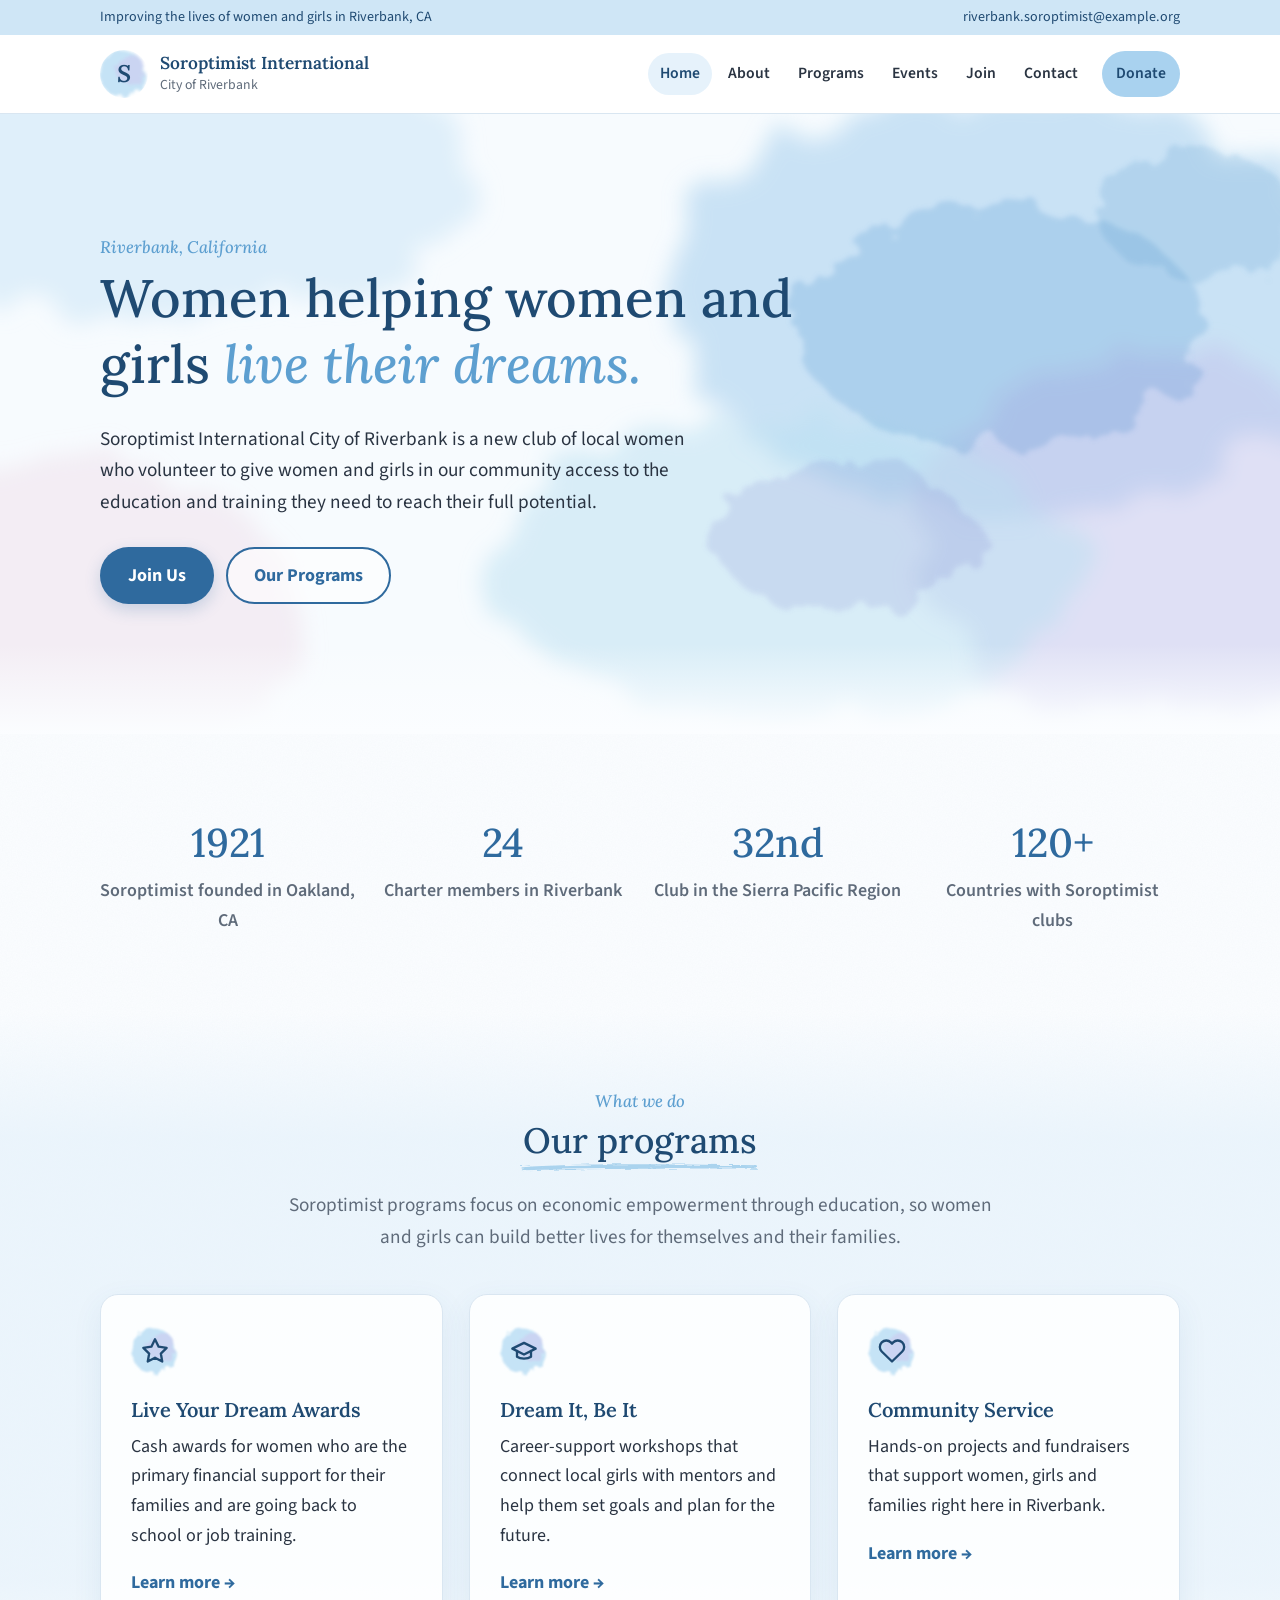
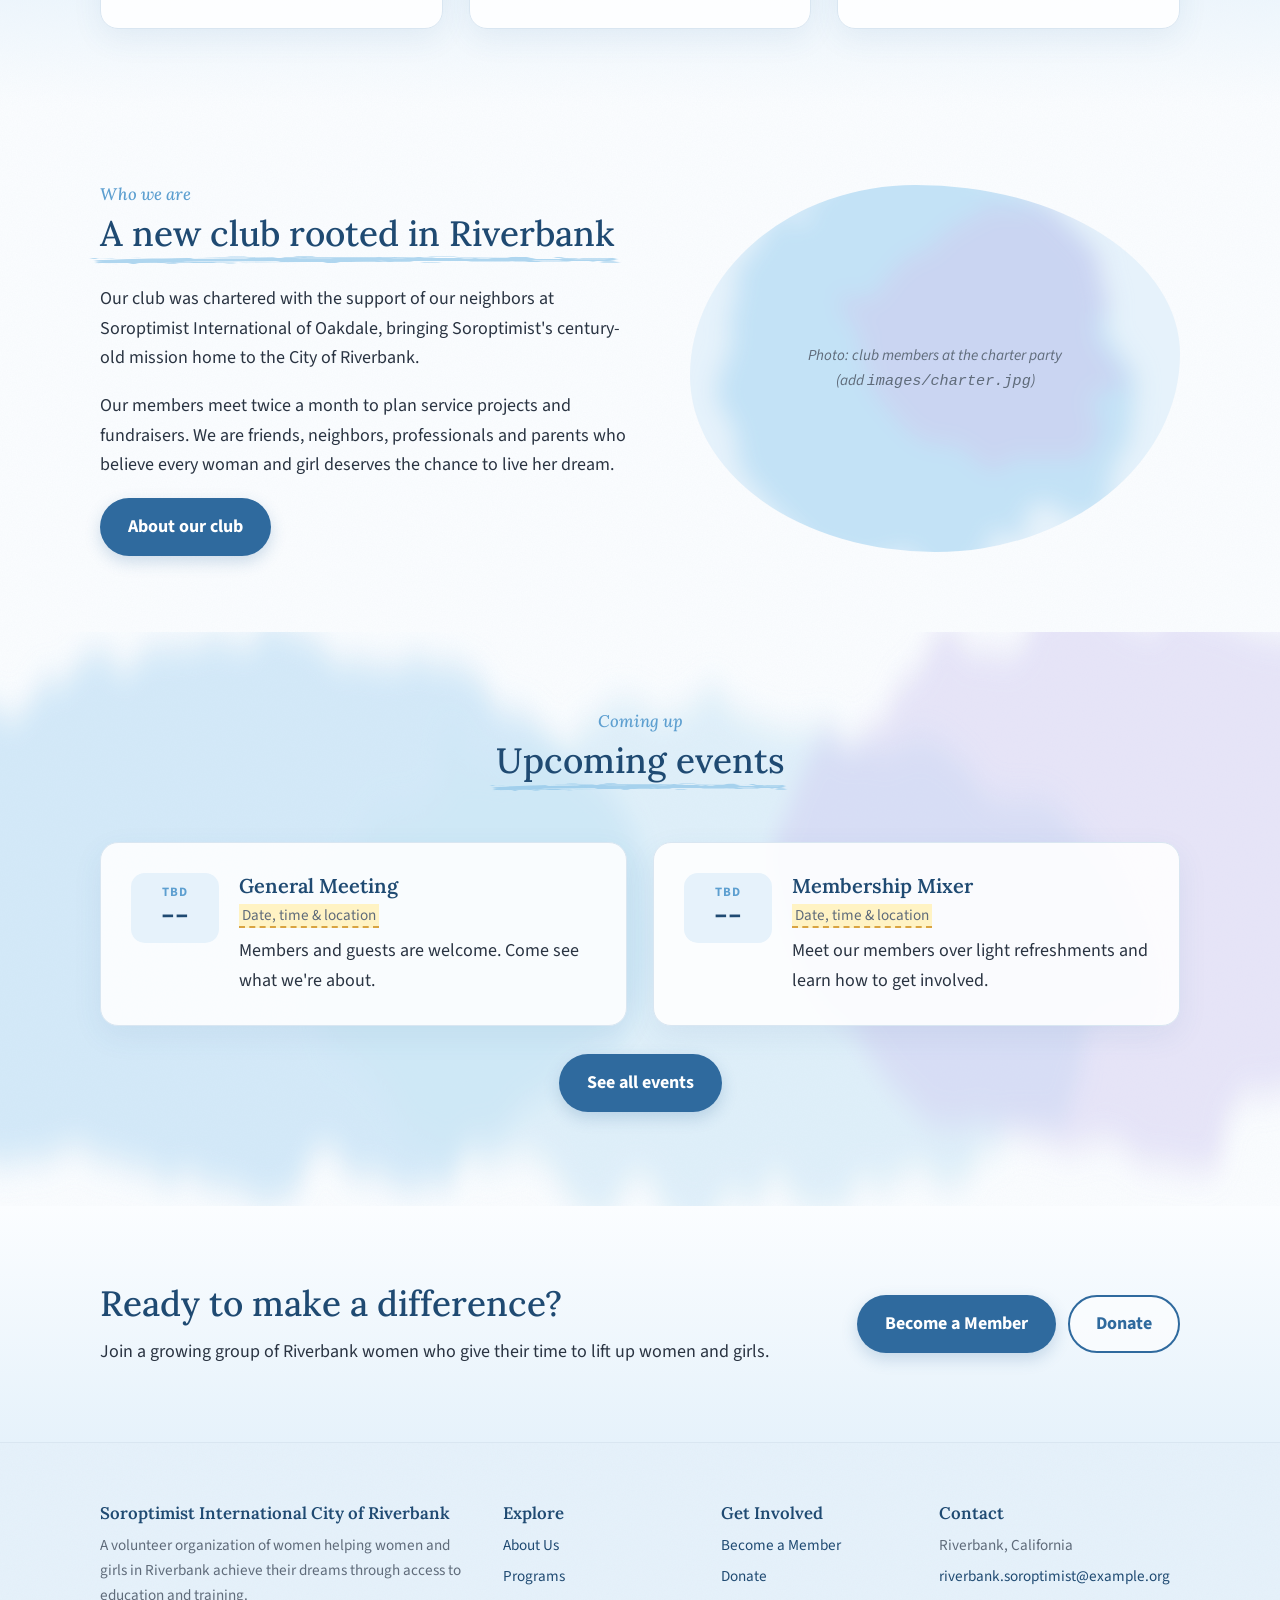
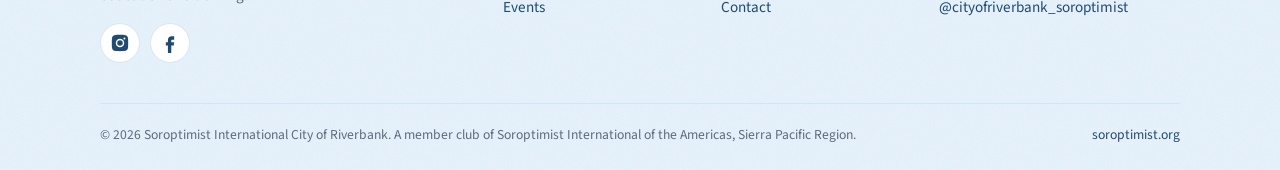
<file: index.html>
<!doctype html>
<html lang="en">
<head>
  <meta charset="utf-8">
  <meta name="viewport" content="width=device-width, initial-scale=1">
  <title>Soroptimist International City of Riverbank</title>
  <meta name="description" content="Soroptimist International City of Riverbank: volunteers improving the lives of women and girls in Riverbank, California.">
  <link rel="icon" href="images/favicon.svg" type="image/svg+xml">
  <link rel="preconnect" href="https://fonts.googleapis.com">
  <link rel="preconnect" href="https://fonts.gstatic.com" crossorigin>
  <link href="https://fonts.googleapis.com/css2?family=Lora:ital,wght@0,500;0,600;1,500&family=Source+Sans+3:wght@400;600;700&display=swap" rel="stylesheet">
  <link rel="stylesheet" href="css/styles.css">
  <script src="js/main.js" defer></script>
</head>
<body>
  <a class="skip" href="#main">Skip to content</a>
  <div class="topbar">
    <div class="container">
      <span>Improving the lives of women and girls in Riverbank, CA</span>
      <span><a href="mailto:riverbank.soroptimist@example.org">riverbank.soroptimist@example.org</a></span>
    </div>
  </div>
  <header class="site-header">
    <div class="container">
      <a class="brand" href="index.html">
        <span class="brand-mark" aria-hidden="true">S</span>
        <span class="brand-text"><strong>Soroptimist International</strong><span>City of Riverbank</span></span>
      </a>
      <button class="nav-toggle" aria-expanded="false" aria-controls="site-nav">Menu</button>
      <nav class="nav" id="site-nav" aria-label="Main">
        <ul>
          <li><a href="index.html">Home</a></li>
          <li><a href="about.html">About</a></li>
          <li><a href="programs.html">Programs</a></li>
          <li><a href="events.html">Events</a></li>
          <li><a href="join.html">Join</a></li>
          <li><a href="contact.html">Contact</a></li>
          <li><a class="btn btn-gold" href="donate.html">Donate</a></li>
        </ul>
      </nav>
    </div>
  </header>

  <main id="main">
    <section class="hero">
      <div class="container">
        <p class="eyebrow">Riverbank, California</p>
        <h1>Women helping women and girls <em>live their dreams.</em></h1>
        <p class="lead">Soroptimist International City of Riverbank is a new club of local women who volunteer to give women and girls in our community access to the education and training they need to reach their full potential.</p>
        <div class="btn-row">
          <a class="btn btn-gold" href="join.html">Join Us</a>
          <a class="btn btn-outline" href="programs.html">Our Programs</a>
        </div>
      </div>
    </section>

    <section class="section">
      <div class="container">
        <div class="stats">
          <div class="stat"><strong>1921</strong><span>Soroptimist founded in Oakland, CA</span></div>
          <div class="stat"><strong>24</strong><span>Charter members in Riverbank</span></div>
          <div class="stat"><strong>32nd</strong><span>Club in the Sierra Pacific Region</span></div>
          <div class="stat"><strong>120+</strong><span>Countries with Soroptimist clubs</span></div>
        </div>
      </div>
    </section>

    <section class="section alt">
      <div class="container">
        <div class="center">
          <p class="eyebrow">What we do</p>
          <h2>Our programs</h2>
          <p class="lead">Soroptimist programs focus on economic empowerment through education, so women and girls can build better lives for themselves and their families.</p>
        </div>
        <div class="grid grid-3" style="margin-top:40px">
          <div class="card">
            <div class="icon"><svg viewBox="0 0 24 24" fill="none" stroke="currentColor" stroke-width="2" stroke-linecap="round" stroke-linejoin="round"><path d="M12 2l3.1 6.3 6.9 1-5 4.9 1.2 6.8L12 17.8 5.8 21l1.2-6.8-5-4.9 6.9-1z"/></svg></div>
            <h3>Live Your Dream Awards</h3>
            <p>Cash awards for women who are the primary financial support for their families and are going back to school or job training.</p>
            <a class="card-link" href="programs.html#lyd">Learn more</a>
          </div>
          <div class="card">
            <div class="icon"><svg viewBox="0 0 24 24" fill="none" stroke="currentColor" stroke-width="2" stroke-linecap="round" stroke-linejoin="round"><path d="M22 10L12 5 2 10l10 5 10-5z"/><path d="M6 12v5c3 2 9 2 12 0v-5"/></svg></div>
            <h3>Dream It, Be It</h3>
            <p>Career-support workshops that connect local girls with mentors and help them set goals and plan for the future.</p>
            <a class="card-link" href="programs.html#dibi">Learn more</a>
          </div>
          <div class="card">
            <div class="icon"><svg viewBox="0 0 24 24" fill="none" stroke="currentColor" stroke-width="2" stroke-linecap="round" stroke-linejoin="round"><path d="M20.8 4.6a5.5 5.5 0 0 0-7.8 0L12 5.7l-1-1.1a5.5 5.5 0 0 0-7.8 7.8L12 21l8.8-8.6a5.5 5.5 0 0 0 0-7.8z"/></svg></div>
            <h3>Community Service</h3>
            <p>Hands-on projects and fundraisers that support women, girls and families right here in Riverbank.</p>
            <a class="card-link" href="programs.html#community">Learn more</a>
          </div>
        </div>
      </div>
    </section>

    <section class="section">
      <div class="container split">
        <div>
          <p class="eyebrow">Who we are</p>
          <h2>A new club rooted in Riverbank</h2>
          <p>Our club was chartered with the support of our neighbors at Soroptimist International of Oakdale, bringing Soroptimist's century-old mission home to the City of Riverbank.</p>
          <p>Our members meet twice a month to plan service projects and fundraisers. We are friends, neighbors, professionals and parents who believe every woman and girl deserves the chance to live her dream.</p>
          <a class="btn btn-blue" href="about.html">About our club</a>
        </div>
        <div class="photo"><span>Photo: club members at the charter party<br>(add <code>images/charter.jpg</code>)</span></div>
      </div>
    </section>

    <section class="section gold">
      <div class="container">
        <div class="center">
          <p class="eyebrow">Coming up</p>
          <h2>Upcoming events</h2>
        </div>
        <div class="grid grid-2" style="margin-top:32px">
          <div class="card event">
            <div class="event-date"><span class="m">TBD</span><span class="d">--</span></div>
            <div><h3>General Meeting</h3><p class="meta"><span class="todo">Date, time &amp; location</span></p><p>Members and guests are welcome. Come see what we're about.</p></div>
          </div>
          <div class="card event">
            <div class="event-date"><span class="m">TBD</span><span class="d">--</span></div>
            <div><h3>Membership Mixer</h3><p class="meta"><span class="todo">Date, time &amp; location</span></p><p>Meet our members over light refreshments and learn how to get involved.</p></div>
          </div>
        </div>
        <p class="center" style="margin-top:28px"><a class="btn btn-blue" href="events.html">See all events</a></p>
      </div>
    </section>

    <section class="cta-band">
      <div class="container">
        <div>
          <h2>Ready to make a difference?</h2>
          <p>Join a growing group of Riverbank women who give their time to lift up women and girls.</p>
        </div>
        <div class="btn-row">
          <a class="btn btn-gold" href="join.html">Become a Member</a>
          <a class="btn btn-outline" href="donate.html">Donate</a>
        </div>
      </div>
    </section>
  </main>

  <footer class="site-footer">
    <div class="container">
      <div class="footer-grid">
        <div>
          <h3>Soroptimist International City of Riverbank</h3>
          <p>A volunteer organization of women helping women and girls in Riverbank achieve their dreams through access to education and training.</p>
          <div class="social">
            <a href="https://www.instagram.com/cityofriverbank_soroptimist/" aria-label="Instagram" rel="noopener" target="_blank"><svg viewBox="0 0 24 24"><path d="M12 2.2c3.2 0 3.6 0 4.8.1 3.3.1 4.8 1.7 4.9 4.9.1 1.3.1 1.6.1 4.8s0 3.6-.1 4.8c-.1 3.2-1.7 4.8-4.9 4.9-1.3.1-1.6.1-4.8.1s-3.6 0-4.8-.1c-3.3-.1-4.8-1.7-4.9-4.9C2.2 15.6 2.2 15.2 2.2 12s0-3.6.1-4.8C2.4 3.9 3.9 2.4 7.2 2.3 8.4 2.2 8.8 2.2 12 2.2zm0 4.7a5.1 5.1 0 1 0 0 10.2 5.1 5.1 0 0 0 0-10.2zm0 8.4a3.3 3.3 0 1 1 0-6.6 3.3 3.3 0 0 1 0 6.6zm5.3-9.8a1.2 1.2 0 1 0 0 2.4 1.2 1.2 0 0 0 0-2.4z"/></svg></a>
            <a href="#" aria-label="Facebook (link coming soon)"><svg viewBox="0 0 24 24"><path d="M14 8h3V4h-3c-2.8 0-4.5 1.8-4.5 4.6V11H7v4h2.5v9h4v-9h3l.5-4h-3.5V8.9c0-.6.4-.9 1-.9z"/></svg></a>
          </div>
        </div>
        <div>
          <h3>Explore</h3>
          <ul>
            <li><a href="about.html">About Us</a></li>
            <li><a href="programs.html">Programs</a></li>
            <li><a href="events.html">Events</a></li>
          </ul>
        </div>
        <div>
          <h3>Get Involved</h3>
          <ul>
            <li><a href="join.html">Become a Member</a></li>
            <li><a href="donate.html">Donate</a></li>
            <li><a href="contact.html">Contact</a></li>
          </ul>
        </div>
        <div>
          <h3>Contact</h3>
          <ul>
            <li>Riverbank, California</li>
            <li><a href="mailto:riverbank.soroptimist@example.org">riverbank.soroptimist@example.org</a></li>
            <li><a href="https://www.instagram.com/cityofriverbank_soroptimist/" rel="noopener" target="_blank">@cityofriverbank_soroptimist</a></li>
          </ul>
        </div>
      </div>
      <div class="footer-bottom">
        <span>&copy; <span data-year>2026</span> Soroptimist International City of Riverbank. A member club of Soroptimist International of the Americas, Sierra Pacific Region.</span>
        <span><a href="https://www.soroptimist.org" rel="noopener" target="_blank">soroptimist.org</a></span>
      </div>
    </div>
  </footer>
</body>
</html>
</file>
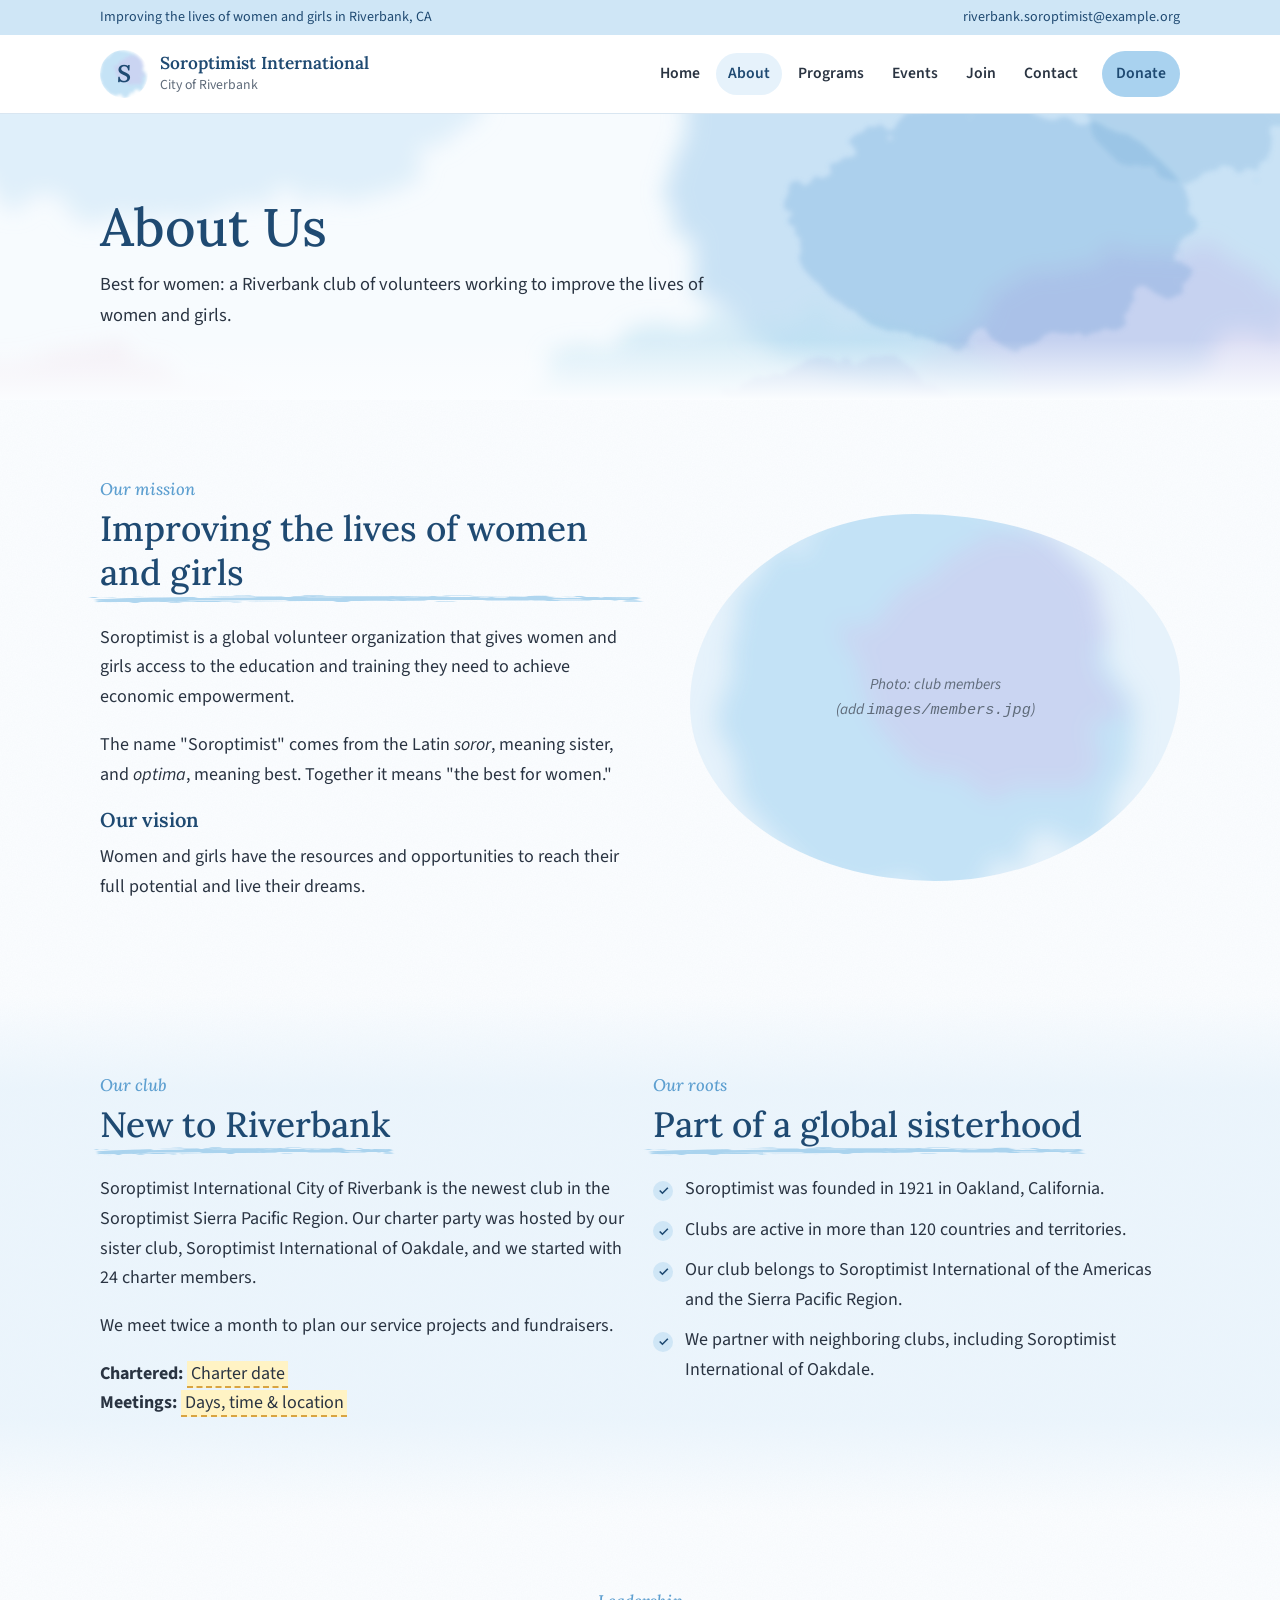
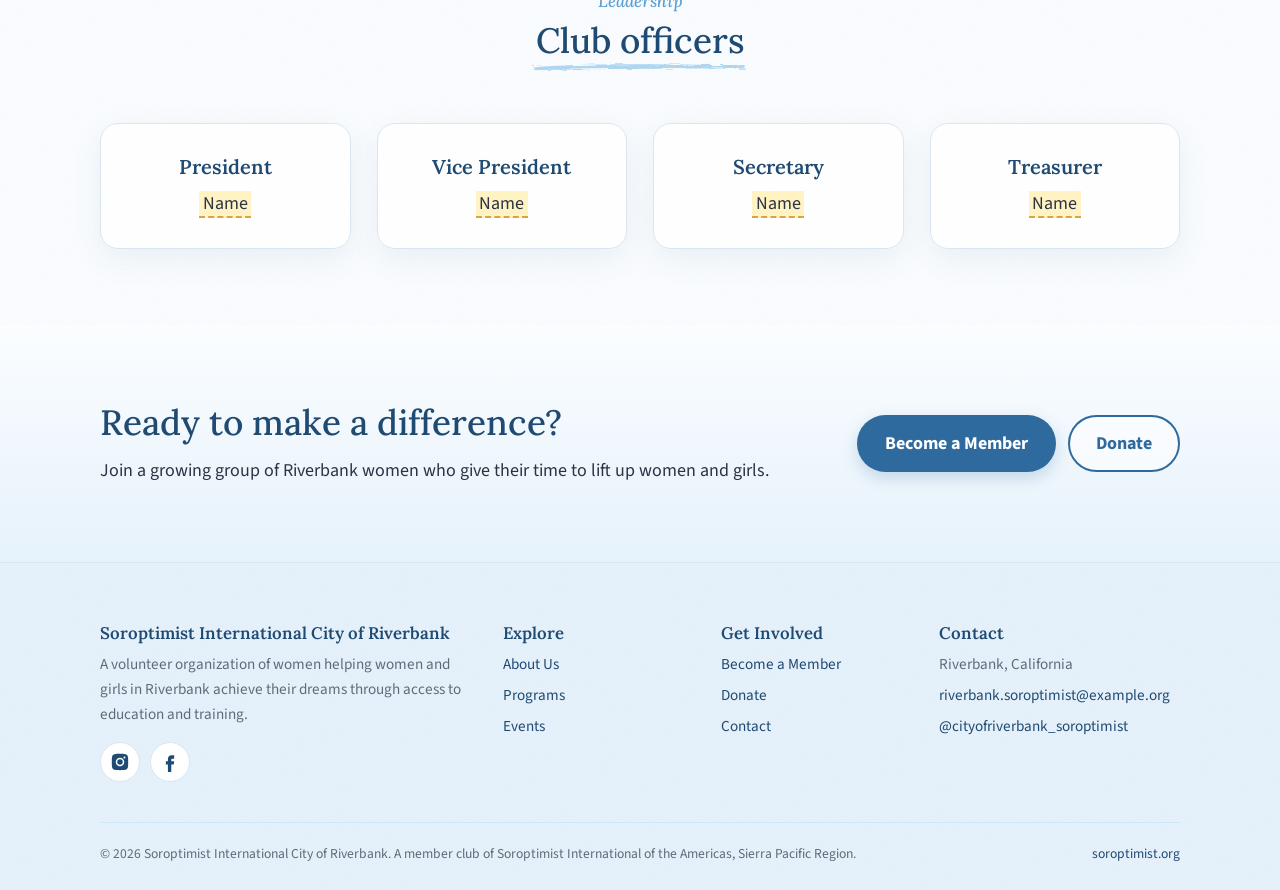
<file: about.html>
<!doctype html>
<html lang="en">
<head>
  <meta charset="utf-8">
  <meta name="viewport" content="width=device-width, initial-scale=1">
  <title>About Us | Soroptimist International City of Riverbank</title>
  <meta name="description" content="Learn about Soroptimist International City of Riverbank, our mission, history and officers.">
  <link rel="icon" href="images/favicon.svg" type="image/svg+xml">
  <link rel="preconnect" href="https://fonts.googleapis.com">
  <link rel="preconnect" href="https://fonts.gstatic.com" crossorigin>
  <link href="https://fonts.googleapis.com/css2?family=Lora:ital,wght@0,500;0,600;1,500&family=Source+Sans+3:wght@400;600;700&display=swap" rel="stylesheet">
  <link rel="stylesheet" href="css/styles.css">
  <script src="js/main.js" defer></script>
</head>
<body>
  <a class="skip" href="#main">Skip to content</a>
  <div class="topbar">
    <div class="container">
      <span>Improving the lives of women and girls in Riverbank, CA</span>
      <span><a href="mailto:riverbank.soroptimist@example.org">riverbank.soroptimist@example.org</a></span>
    </div>
  </div>
  <header class="site-header">
    <div class="container">
      <a class="brand" href="index.html">
        <span class="brand-mark" aria-hidden="true">S</span>
        <span class="brand-text"><strong>Soroptimist International</strong><span>City of Riverbank</span></span>
      </a>
      <button class="nav-toggle" aria-expanded="false" aria-controls="site-nav">Menu</button>
      <nav class="nav" id="site-nav" aria-label="Main">
        <ul>
          <li><a href="index.html">Home</a></li>
          <li><a href="about.html">About</a></li>
          <li><a href="programs.html">Programs</a></li>
          <li><a href="events.html">Events</a></li>
          <li><a href="join.html">Join</a></li>
          <li><a href="contact.html">Contact</a></li>
          <li><a class="btn btn-gold" href="donate.html">Donate</a></li>
        </ul>
      </nav>
    </div>
  </header>

  <main id="main">
    <section class="page-hero">
      <div class="container">
        <h1>About Us</h1>
        <p>Best for women: a Riverbank club of volunteers working to improve the lives of women and girls.</p>
      </div>
    </section>

    <section class="section">
      <div class="container split">
        <div>
          <p class="eyebrow">Our mission</p>
          <h2>Improving the lives of women and girls</h2>
          <p>Soroptimist is a global volunteer organization that gives women and girls access to the education and training they need to achieve economic empowerment.</p>
          <p>The name "Soroptimist" comes from the Latin <em>soror</em>, meaning sister, and <em>optima</em>, meaning best. Together it means "the best for women."</p>
          <h3>Our vision</h3>
          <p>Women and girls have the resources and opportunities to reach their full potential and live their dreams.</p>
        </div>
        <div class="photo"><span>Photo: club members<br>(add <code>images/members.jpg</code>)</span></div>
      </div>
    </section>

    <section class="section alt">
      <div class="container">
        <div class="grid grid-2">
          <div>
            <p class="eyebrow">Our club</p>
            <h2>New to Riverbank</h2>
            <p>Soroptimist International City of Riverbank is the newest club in the Soroptimist Sierra Pacific Region. Our charter party was hosted by our sister club, Soroptimist International of Oakdale, and we started with 24 charter members.</p>
            <p>We meet twice a month to plan our service projects and fundraisers.</p>
            <p><strong>Chartered:</strong> <span class="todo">Charter date</span><br>
               <strong>Meetings:</strong> <span class="todo">Days, time &amp; location</span></p>
          </div>
          <div>
            <p class="eyebrow">Our roots</p>
            <h2>Part of a global sisterhood</h2>
            <ul class="check">
              <li>Soroptimist was founded in 1921 in Oakland, California.</li>
              <li>Clubs are active in more than 120 countries and territories.</li>
              <li>Our club belongs to Soroptimist International of the Americas and the Sierra Pacific Region.</li>
              <li>We partner with neighboring clubs, including Soroptimist International of Oakdale.</li>
            </ul>
          </div>
        </div>
      </div>
    </section>

    <section class="section">
      <div class="container">
        <div class="center">
          <p class="eyebrow">Leadership</p>
          <h2>Club officers</h2>
        </div>
        <div class="grid grid-4" style="margin-top:32px">
          <div class="card center"><h3>President</h3><p><span class="todo">Name</span></p></div>
          <div class="card center"><h3>Vice President</h3><p><span class="todo">Name</span></p></div>
          <div class="card center"><h3>Secretary</h3><p><span class="todo">Name</span></p></div>
          <div class="card center"><h3>Treasurer</h3><p><span class="todo">Name</span></p></div>
        </div>
      </div>
    </section>

    <section class="cta-band">
      <div class="container">
        <div>
          <h2>Ready to make a difference?</h2>
          <p>Join a growing group of Riverbank women who give their time to lift up women and girls.</p>
        </div>
        <div class="btn-row">
          <a class="btn btn-gold" href="join.html">Become a Member</a>
          <a class="btn btn-outline" href="donate.html">Donate</a>
        </div>
      </div>
    </section>
  </main>

  <footer class="site-footer">
    <div class="container">
      <div class="footer-grid">
        <div>
          <h3>Soroptimist International City of Riverbank</h3>
          <p>A volunteer organization of women helping women and girls in Riverbank achieve their dreams through access to education and training.</p>
          <div class="social">
            <a href="https://www.instagram.com/cityofriverbank_soroptimist/" aria-label="Instagram" rel="noopener" target="_blank"><svg viewBox="0 0 24 24"><path d="M12 2.2c3.2 0 3.6 0 4.8.1 3.3.1 4.8 1.7 4.9 4.9.1 1.3.1 1.6.1 4.8s0 3.6-.1 4.8c-.1 3.2-1.7 4.8-4.9 4.9-1.3.1-1.6.1-4.8.1s-3.6 0-4.8-.1c-3.3-.1-4.8-1.7-4.9-4.9C2.2 15.6 2.2 15.2 2.2 12s0-3.6.1-4.8C2.4 3.9 3.9 2.4 7.2 2.3 8.4 2.2 8.8 2.2 12 2.2zm0 4.7a5.1 5.1 0 1 0 0 10.2 5.1 5.1 0 0 0 0-10.2zm0 8.4a3.3 3.3 0 1 1 0-6.6 3.3 3.3 0 0 1 0 6.6zm5.3-9.8a1.2 1.2 0 1 0 0 2.4 1.2 1.2 0 0 0 0-2.4z"/></svg></a>
            <a href="#" aria-label="Facebook (link coming soon)"><svg viewBox="0 0 24 24"><path d="M14 8h3V4h-3c-2.8 0-4.5 1.8-4.5 4.6V11H7v4h2.5v9h4v-9h3l.5-4h-3.5V8.9c0-.6.4-.9 1-.9z"/></svg></a>
          </div>
        </div>
        <div>
          <h3>Explore</h3>
          <ul>
            <li><a href="about.html">About Us</a></li>
            <li><a href="programs.html">Programs</a></li>
            <li><a href="events.html">Events</a></li>
          </ul>
        </div>
        <div>
          <h3>Get Involved</h3>
          <ul>
            <li><a href="join.html">Become a Member</a></li>
            <li><a href="donate.html">Donate</a></li>
            <li><a href="contact.html">Contact</a></li>
          </ul>
        </div>
        <div>
          <h3>Contact</h3>
          <ul>
            <li>Riverbank, California</li>
            <li><a href="mailto:riverbank.soroptimist@example.org">riverbank.soroptimist@example.org</a></li>
            <li><a href="https://www.instagram.com/cityofriverbank_soroptimist/" rel="noopener" target="_blank">@cityofriverbank_soroptimist</a></li>
          </ul>
        </div>
      </div>
      <div class="footer-bottom">
        <span>&copy; <span data-year>2026</span> Soroptimist International City of Riverbank. A member club of Soroptimist International of the Americas, Sierra Pacific Region.</span>
        <span><a href="https://www.soroptimist.org" rel="noopener" target="_blank">soroptimist.org</a></span>
      </div>
    </div>
  </footer>
</body>
</html>
</file>
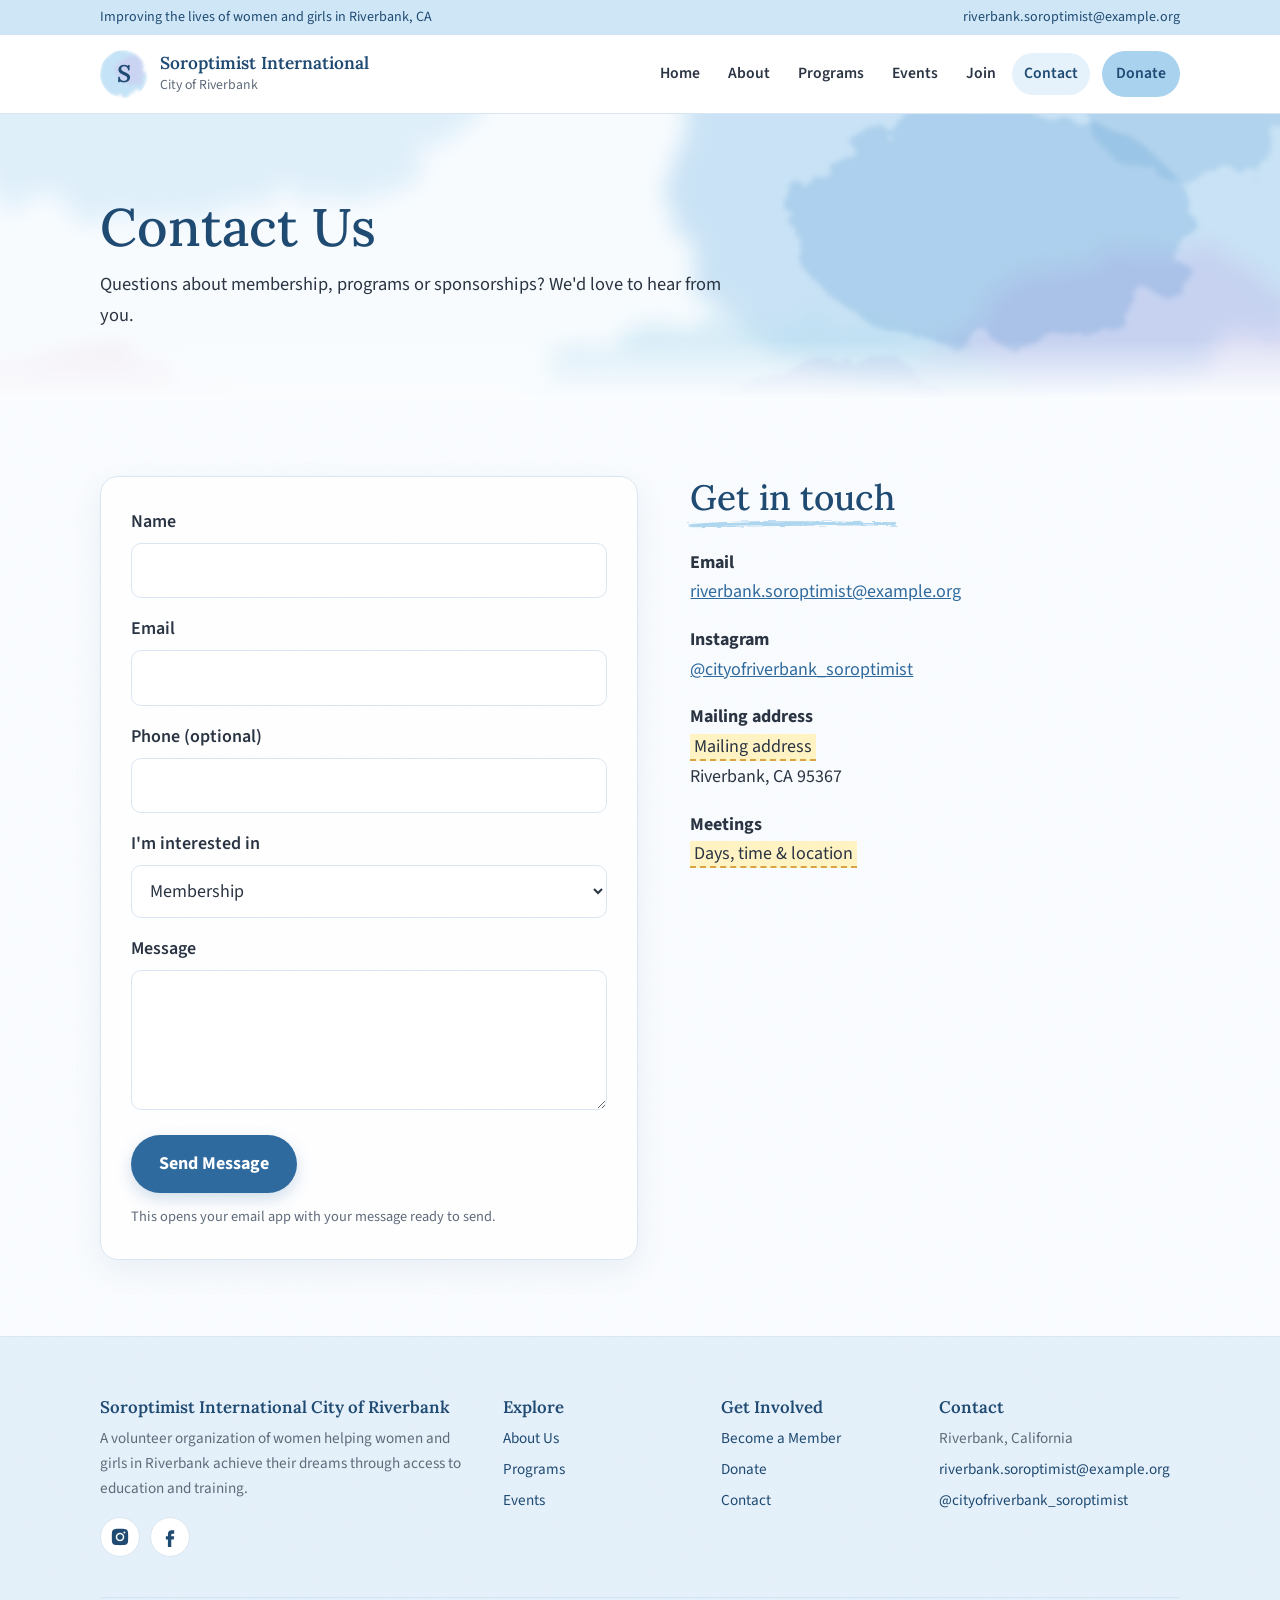
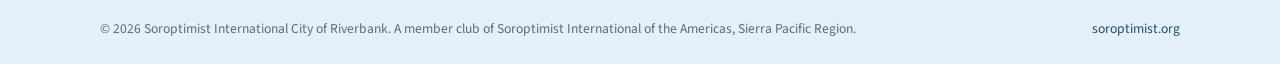
<file: contact.html>
<!doctype html>
<html lang="en">
<head>
  <meta charset="utf-8">
  <meta name="viewport" content="width=device-width, initial-scale=1">
  <title>Contact | Soroptimist International City of Riverbank</title>
  <meta name="description" content="Contact Soroptimist International City of Riverbank.">
  <link rel="icon" href="images/favicon.svg" type="image/svg+xml">
  <link rel="preconnect" href="https://fonts.googleapis.com">
  <link rel="preconnect" href="https://fonts.gstatic.com" crossorigin>
  <link href="https://fonts.googleapis.com/css2?family=Lora:ital,wght@0,500;0,600;1,500&family=Source+Sans+3:wght@400;600;700&display=swap" rel="stylesheet">
  <link rel="stylesheet" href="css/styles.css">
  <script src="js/main.js" defer></script>
</head>
<body>
  <a class="skip" href="#main">Skip to content</a>
  <div class="topbar">
    <div class="container">
      <span>Improving the lives of women and girls in Riverbank, CA</span>
      <span><a href="mailto:riverbank.soroptimist@example.org">riverbank.soroptimist@example.org</a></span>
    </div>
  </div>
  <header class="site-header">
    <div class="container">
      <a class="brand" href="index.html">
        <span class="brand-mark" aria-hidden="true">S</span>
        <span class="brand-text"><strong>Soroptimist International</strong><span>City of Riverbank</span></span>
      </a>
      <button class="nav-toggle" aria-expanded="false" aria-controls="site-nav">Menu</button>
      <nav class="nav" id="site-nav" aria-label="Main">
        <ul>
          <li><a href="index.html">Home</a></li>
          <li><a href="about.html">About</a></li>
          <li><a href="programs.html">Programs</a></li>
          <li><a href="events.html">Events</a></li>
          <li><a href="join.html">Join</a></li>
          <li><a href="contact.html">Contact</a></li>
          <li><a class="btn btn-gold" href="donate.html">Donate</a></li>
        </ul>
      </nav>
    </div>
  </header>

  <main id="main">
    <section class="page-hero">
      <div class="container">
        <h1>Contact Us</h1>
        <p>Questions about membership, programs or sponsorships? We'd love to hear from you.</p>
      </div>
    </section>

    <section class="section">
      <div class="container split" style="align-items:start">
        <form class="card" data-mailto="riverbank.soroptimist@example.org">
          <div class="field"><label for="name">Name</label><input id="name" name="name" required autocomplete="name"></div>
          <div class="field"><label for="email">Email</label><input id="email" name="email" type="email" required autocomplete="email"></div>
          <div class="field"><label for="phone">Phone (optional)</label><input id="phone" name="phone" type="tel" autocomplete="tel"></div>
          <div class="field">
            <label for="topic">I'm interested in</label>
            <select id="topic" name="topic">
              <option>Membership</option>
              <option>Live Your Dream Award</option>
              <option>Dream It, Be It</option>
              <option>Sponsorship</option>
              <option>Volunteering</option>
              <option>Something else</option>
            </select>
          </div>
          <div class="field"><label for="message">Message</label><textarea id="message" name="message" required></textarea></div>
          <button class="btn btn-blue" type="submit">Send Message</button>
          <p class="form-note" style="margin-top:12px">This opens your email app with your message ready to send.</p>
        </form>
        <div>
          <h2>Get in touch</h2>
          <p><strong>Email</strong><br><a href="mailto:riverbank.soroptimist@example.org">riverbank.soroptimist@example.org</a></p>
          <p><strong>Instagram</strong><br><a href="https://www.instagram.com/cityofriverbank_soroptimist/" rel="noopener" target="_blank">@cityofriverbank_soroptimist</a></p>
          <p><strong>Mailing address</strong><br><span class="todo">Mailing address</span><br>Riverbank, CA 95367</p>
          <p><strong>Meetings</strong><br><span class="todo">Days, time &amp; location</span></p>
        </div>
      </div>
    </section>
    <script>
      // Preselect topic from ?topic= (used by Join / Donate links)
      (function () {
        var t = new URLSearchParams(location.search).get("topic");
        if (t) { var s = document.getElementById("topic"); if (s) s.value = t; }
      })();
    </script>
  </main>

  <footer class="site-footer">
    <div class="container">
      <div class="footer-grid">
        <div>
          <h3>Soroptimist International City of Riverbank</h3>
          <p>A volunteer organization of women helping women and girls in Riverbank achieve their dreams through access to education and training.</p>
          <div class="social">
            <a href="https://www.instagram.com/cityofriverbank_soroptimist/" aria-label="Instagram" rel="noopener" target="_blank"><svg viewBox="0 0 24 24"><path d="M12 2.2c3.2 0 3.6 0 4.8.1 3.3.1 4.8 1.7 4.9 4.9.1 1.3.1 1.6.1 4.8s0 3.6-.1 4.8c-.1 3.2-1.7 4.8-4.9 4.9-1.3.1-1.6.1-4.8.1s-3.6 0-4.8-.1c-3.3-.1-4.8-1.7-4.9-4.9C2.2 15.6 2.2 15.2 2.2 12s0-3.6.1-4.8C2.4 3.9 3.9 2.4 7.2 2.3 8.4 2.2 8.8 2.2 12 2.2zm0 4.7a5.1 5.1 0 1 0 0 10.2 5.1 5.1 0 0 0 0-10.2zm0 8.4a3.3 3.3 0 1 1 0-6.6 3.3 3.3 0 0 1 0 6.6zm5.3-9.8a1.2 1.2 0 1 0 0 2.4 1.2 1.2 0 0 0 0-2.4z"/></svg></a>
            <a href="#" aria-label="Facebook (link coming soon)"><svg viewBox="0 0 24 24"><path d="M14 8h3V4h-3c-2.8 0-4.5 1.8-4.5 4.6V11H7v4h2.5v9h4v-9h3l.5-4h-3.5V8.9c0-.6.4-.9 1-.9z"/></svg></a>
          </div>
        </div>
        <div>
          <h3>Explore</h3>
          <ul>
            <li><a href="about.html">About Us</a></li>
            <li><a href="programs.html">Programs</a></li>
            <li><a href="events.html">Events</a></li>
          </ul>
        </div>
        <div>
          <h3>Get Involved</h3>
          <ul>
            <li><a href="join.html">Become a Member</a></li>
            <li><a href="donate.html">Donate</a></li>
            <li><a href="contact.html">Contact</a></li>
          </ul>
        </div>
        <div>
          <h3>Contact</h3>
          <ul>
            <li>Riverbank, California</li>
            <li><a href="mailto:riverbank.soroptimist@example.org">riverbank.soroptimist@example.org</a></li>
            <li><a href="https://www.instagram.com/cityofriverbank_soroptimist/" rel="noopener" target="_blank">@cityofriverbank_soroptimist</a></li>
          </ul>
        </div>
      </div>
      <div class="footer-bottom">
        <span>&copy; <span data-year>2026</span> Soroptimist International City of Riverbank. A member club of Soroptimist International of the Americas, Sierra Pacific Region.</span>
        <span><a href="https://www.soroptimist.org" rel="noopener" target="_blank">soroptimist.org</a></span>
      </div>
    </div>
  </footer>
</body>
</html>
</file>
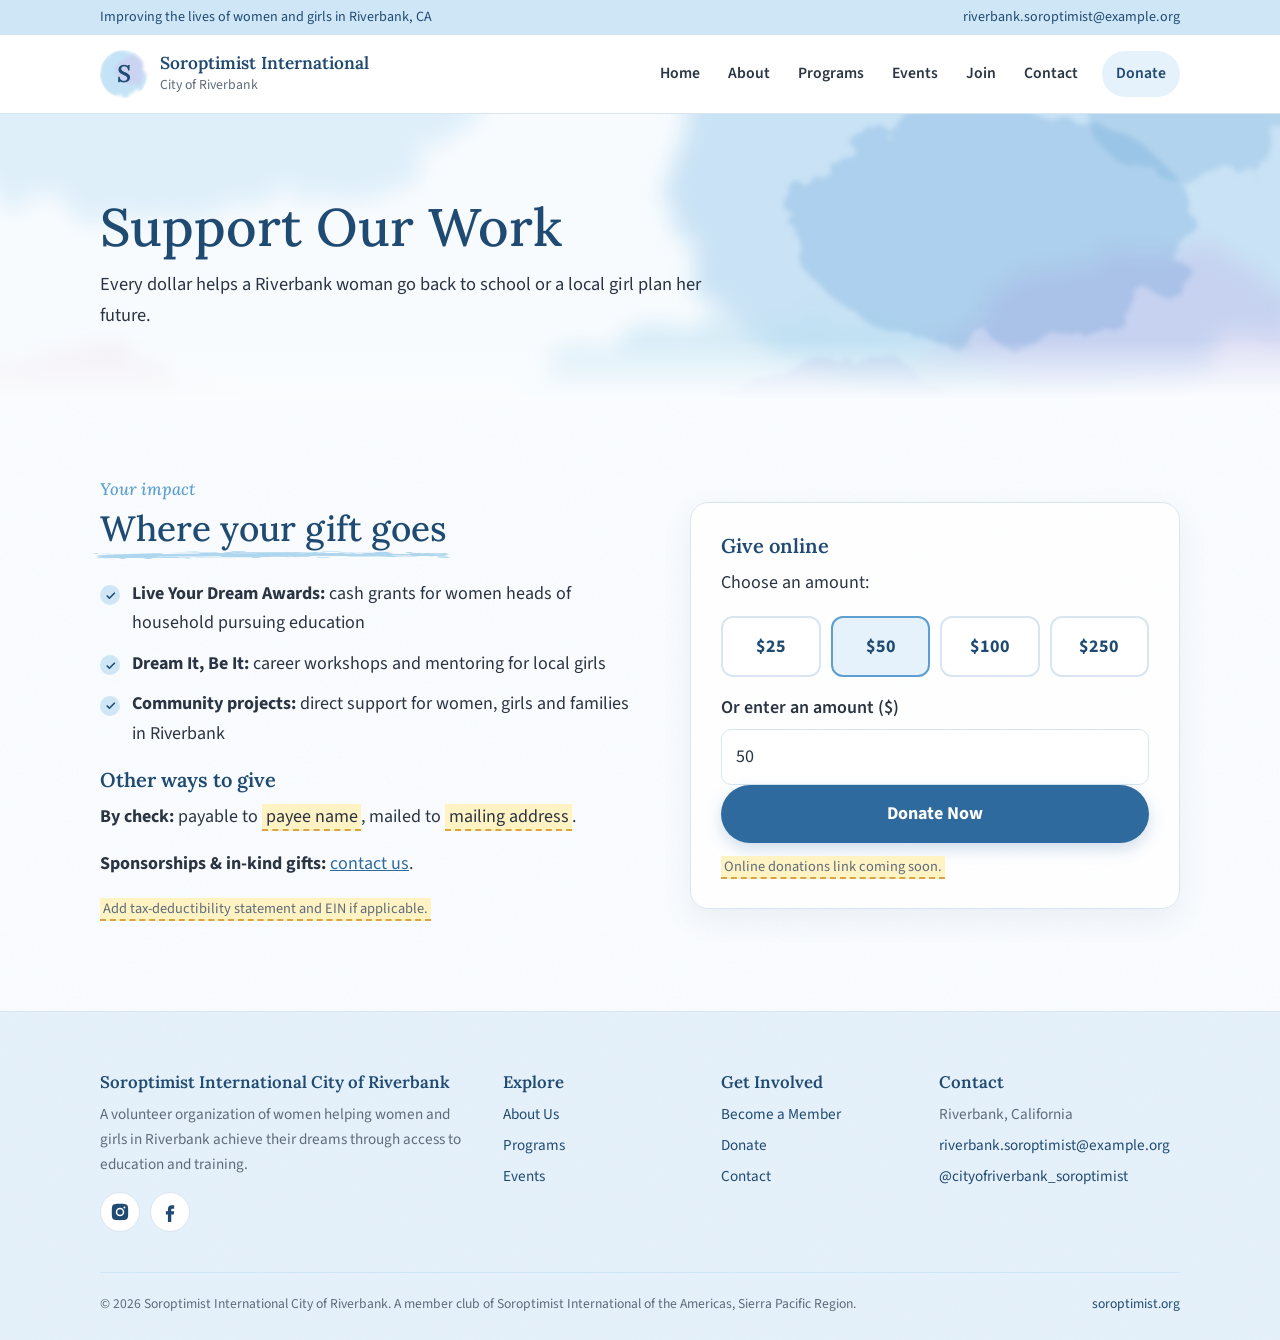
<file: donate.html>
<!doctype html>
<html lang="en">
<head>
  <meta charset="utf-8">
  <meta name="viewport" content="width=device-width, initial-scale=1">
  <title>Donate | Soroptimist International City of Riverbank</title>
  <meta name="description" content="Support Soroptimist International City of Riverbank's programs for women and girls.">
  <link rel="icon" href="images/favicon.svg" type="image/svg+xml">
  <link rel="preconnect" href="https://fonts.googleapis.com">
  <link rel="preconnect" href="https://fonts.gstatic.com" crossorigin>
  <link href="https://fonts.googleapis.com/css2?family=Lora:ital,wght@0,500;0,600;1,500&family=Source+Sans+3:wght@400;600;700&display=swap" rel="stylesheet">
  <link rel="stylesheet" href="css/styles.css">
  <script src="js/main.js" defer></script>
</head>
<body>
  <a class="skip" href="#main">Skip to content</a>
  <div class="topbar">
    <div class="container">
      <span>Improving the lives of women and girls in Riverbank, CA</span>
      <span><a href="mailto:riverbank.soroptimist@example.org">riverbank.soroptimist@example.org</a></span>
    </div>
  </div>
  <header class="site-header">
    <div class="container">
      <a class="brand" href="index.html">
        <span class="brand-mark" aria-hidden="true">S</span>
        <span class="brand-text"><strong>Soroptimist International</strong><span>City of Riverbank</span></span>
      </a>
      <button class="nav-toggle" aria-expanded="false" aria-controls="site-nav">Menu</button>
      <nav class="nav" id="site-nav" aria-label="Main">
        <ul>
          <li><a href="index.html">Home</a></li>
          <li><a href="about.html">About</a></li>
          <li><a href="programs.html">Programs</a></li>
          <li><a href="events.html">Events</a></li>
          <li><a href="join.html">Join</a></li>
          <li><a href="contact.html">Contact</a></li>
          <li><a class="btn btn-gold" href="donate.html">Donate</a></li>
        </ul>
      </nav>
    </div>
  </header>

  <main id="main">
    <section class="page-hero">
      <div class="container">
        <h1>Support Our Work</h1>
        <p>Every dollar helps a Riverbank woman go back to school or a local girl plan her future.</p>
      </div>
    </section>

    <section class="section">
      <div class="container split">
        <div>
          <p class="eyebrow">Your impact</p>
          <h2>Where your gift goes</h2>
          <ul class="check">
            <li><strong>Live Your Dream Awards:</strong> cash grants for women heads of household pursuing education</li>
            <li><strong>Dream It, Be It:</strong> career workshops and mentoring for local girls</li>
            <li><strong>Community projects:</strong> direct support for women, girls and families in Riverbank</li>
          </ul>
          <h3>Other ways to give</h3>
          <p><strong>By check:</strong> payable to <span class="todo">payee name</span>, mailed to <span class="todo">mailing address</span>.</p>
          <p><strong>Sponsorships &amp; in-kind gifts:</strong> <a href="contact.html?topic=Sponsorship">contact us</a>.</p>
          <p class="form-note"><span class="todo">Add tax-deductibility statement and EIN if applicable.</span></p>
        </div>
        <div class="card">
          <h3>Give online</h3>
          <p>Choose an amount:</p>
          <div class="amounts">
            <button type="button" data-amount="25">$25</button>
            <button type="button" data-amount="50" class="active">$50</button>
            <button type="button" data-amount="100">$100</button>
            <button type="button" data-amount="250">$250</button>
          </div>
          <div class="field">
            <label for="donate-amount">Or enter an amount ($)</label>
            <input id="donate-amount" type="number" min="1" value="50">
          </div>
          <a class="btn btn-gold" style="width:100%;text-align:center" href="#">Donate Now</a>
          <p class="form-note" style="margin-top:12px"><span class="todo">Online donations link coming soon.</span></p>
        </div>
      </div>
    </section>
  </main>

  <footer class="site-footer">
    <div class="container">
      <div class="footer-grid">
        <div>
          <h3>Soroptimist International City of Riverbank</h3>
          <p>A volunteer organization of women helping women and girls in Riverbank achieve their dreams through access to education and training.</p>
          <div class="social">
            <a href="https://www.instagram.com/cityofriverbank_soroptimist/" aria-label="Instagram" rel="noopener" target="_blank"><svg viewBox="0 0 24 24"><path d="M12 2.2c3.2 0 3.6 0 4.8.1 3.3.1 4.8 1.7 4.9 4.9.1 1.3.1 1.6.1 4.8s0 3.6-.1 4.8c-.1 3.2-1.7 4.8-4.9 4.9-1.3.1-1.6.1-4.8.1s-3.6 0-4.8-.1c-3.3-.1-4.8-1.7-4.9-4.9C2.2 15.6 2.2 15.2 2.2 12s0-3.6.1-4.8C2.4 3.9 3.9 2.4 7.2 2.3 8.4 2.2 8.8 2.2 12 2.2zm0 4.7a5.1 5.1 0 1 0 0 10.2 5.1 5.1 0 0 0 0-10.2zm0 8.4a3.3 3.3 0 1 1 0-6.6 3.3 3.3 0 0 1 0 6.6zm5.3-9.8a1.2 1.2 0 1 0 0 2.4 1.2 1.2 0 0 0 0-2.4z"/></svg></a>
            <a href="#" aria-label="Facebook (link coming soon)"><svg viewBox="0 0 24 24"><path d="M14 8h3V4h-3c-2.8 0-4.5 1.8-4.5 4.6V11H7v4h2.5v9h4v-9h3l.5-4h-3.5V8.9c0-.6.4-.9 1-.9z"/></svg></a>
          </div>
        </div>
        <div>
          <h3>Explore</h3>
          <ul>
            <li><a href="about.html">About Us</a></li>
            <li><a href="programs.html">Programs</a></li>
            <li><a href="events.html">Events</a></li>
          </ul>
        </div>
        <div>
          <h3>Get Involved</h3>
          <ul>
            <li><a href="join.html">Become a Member</a></li>
            <li><a href="donate.html">Donate</a></li>
            <li><a href="contact.html">Contact</a></li>
          </ul>
        </div>
        <div>
          <h3>Contact</h3>
          <ul>
            <li>Riverbank, California</li>
            <li><a href="mailto:riverbank.soroptimist@example.org">riverbank.soroptimist@example.org</a></li>
            <li><a href="https://www.instagram.com/cityofriverbank_soroptimist/" rel="noopener" target="_blank">@cityofriverbank_soroptimist</a></li>
          </ul>
        </div>
      </div>
      <div class="footer-bottom">
        <span>&copy; <span data-year>2026</span> Soroptimist International City of Riverbank. A member club of Soroptimist International of the Americas, Sierra Pacific Region.</span>
        <span><a href="https://www.soroptimist.org" rel="noopener" target="_blank">soroptimist.org</a></span>
      </div>
    </div>
  </footer>
</body>
</html>
</file>
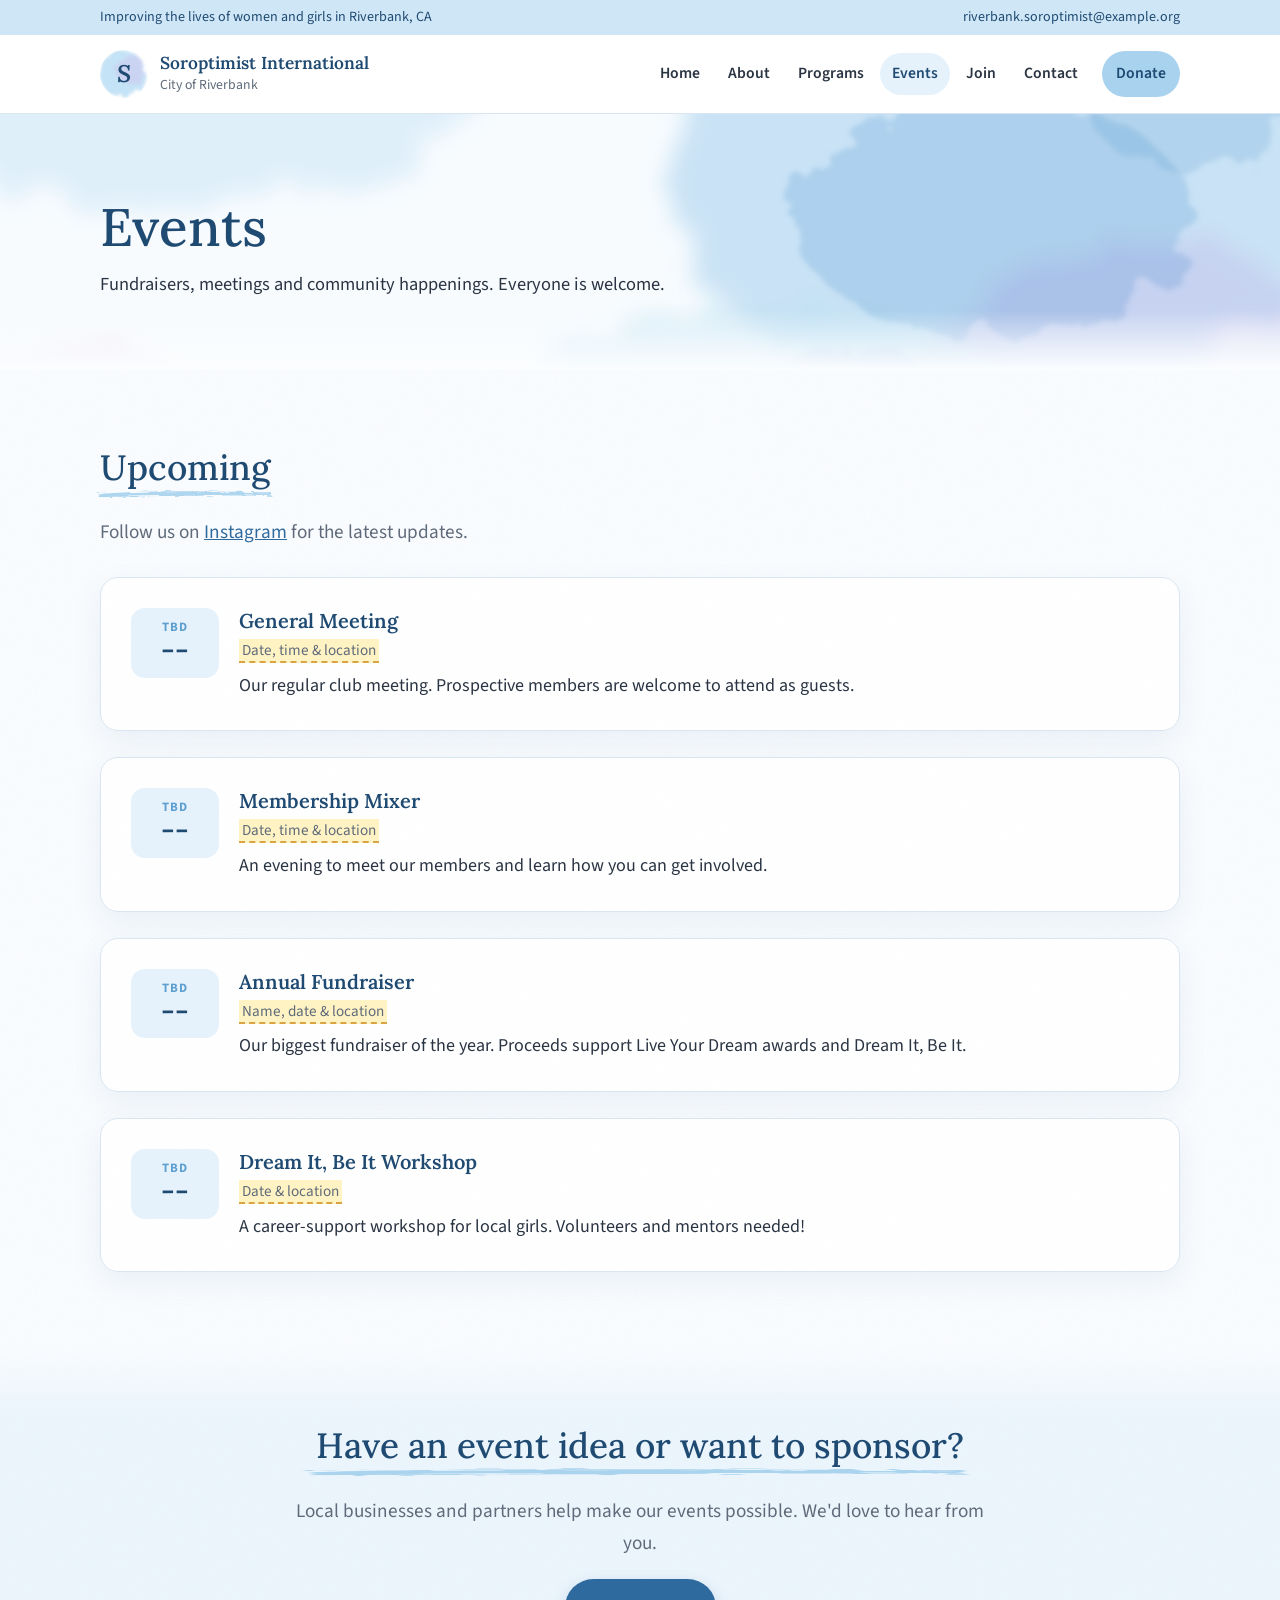
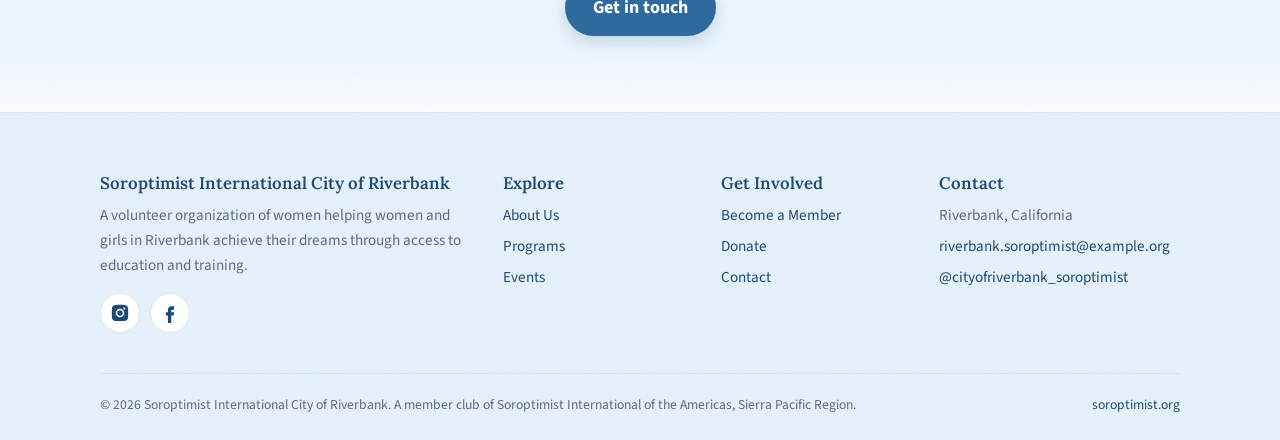
<file: events.html>
<!doctype html>
<html lang="en">
<head>
  <meta charset="utf-8">
  <meta name="viewport" content="width=device-width, initial-scale=1">
  <title>Events | Soroptimist International City of Riverbank</title>
  <meta name="description" content="Upcoming meetings, fundraisers and events from Soroptimist International City of Riverbank.">
  <link rel="icon" href="images/favicon.svg" type="image/svg+xml">
  <link rel="preconnect" href="https://fonts.googleapis.com">
  <link rel="preconnect" href="https://fonts.gstatic.com" crossorigin>
  <link href="https://fonts.googleapis.com/css2?family=Lora:ital,wght@0,500;0,600;1,500&family=Source+Sans+3:wght@400;600;700&display=swap" rel="stylesheet">
  <link rel="stylesheet" href="css/styles.css">
  <script src="js/main.js" defer></script>
</head>
<body>
  <a class="skip" href="#main">Skip to content</a>
  <div class="topbar">
    <div class="container">
      <span>Improving the lives of women and girls in Riverbank, CA</span>
      <span><a href="mailto:riverbank.soroptimist@example.org">riverbank.soroptimist@example.org</a></span>
    </div>
  </div>
  <header class="site-header">
    <div class="container">
      <a class="brand" href="index.html">
        <span class="brand-mark" aria-hidden="true">S</span>
        <span class="brand-text"><strong>Soroptimist International</strong><span>City of Riverbank</span></span>
      </a>
      <button class="nav-toggle" aria-expanded="false" aria-controls="site-nav">Menu</button>
      <nav class="nav" id="site-nav" aria-label="Main">
        <ul>
          <li><a href="index.html">Home</a></li>
          <li><a href="about.html">About</a></li>
          <li><a href="programs.html">Programs</a></li>
          <li><a href="events.html">Events</a></li>
          <li><a href="join.html">Join</a></li>
          <li><a href="contact.html">Contact</a></li>
          <li><a class="btn btn-gold" href="donate.html">Donate</a></li>
        </ul>
      </nav>
    </div>
  </header>

  <main id="main">
    <section class="page-hero">
      <div class="container">
        <h1>Events</h1>
        <p>Fundraisers, meetings and community happenings. Everyone is welcome.</p>
      </div>
    </section>

    <section class="section">
      <div class="container">
        <h2>Upcoming</h2>
        <p class="lead">Follow us on <a href="https://www.instagram.com/cityofriverbank_soroptimist/" rel="noopener" target="_blank">Instagram</a> for the latest updates.</p>
        <div class="grid" style="margin-top:28px">
          <div class="card event">
            <div class="event-date"><span class="m">TBD</span><span class="d">--</span></div>
            <div><h3>General Meeting</h3><p class="meta"><span class="todo">Date, time &amp; location</span></p><p>Our regular club meeting. Prospective members are welcome to attend as guests.</p></div>
          </div>
          <div class="card event">
            <div class="event-date"><span class="m">TBD</span><span class="d">--</span></div>
            <div><h3>Membership Mixer</h3><p class="meta"><span class="todo">Date, time &amp; location</span></p><p>An evening to meet our members and learn how you can get involved.</p></div>
          </div>
          <div class="card event">
            <div class="event-date"><span class="m">TBD</span><span class="d">--</span></div>
            <div><h3>Annual Fundraiser</h3><p class="meta"><span class="todo">Name, date &amp; location</span></p><p>Our biggest fundraiser of the year. Proceeds support Live Your Dream awards and Dream It, Be It.</p></div>
          </div>
          <div class="card event">
            <div class="event-date"><span class="m">TBD</span><span class="d">--</span></div>
            <div><h3>Dream It, Be It Workshop</h3><p class="meta"><span class="todo">Date &amp; location</span></p><p>A career-support workshop for local girls. Volunteers and mentors needed!</p></div>
          </div>
        </div>
      </div>
    </section>

    <section class="section alt">
      <div class="container center">
        <h2>Have an event idea or want to sponsor?</h2>
        <p class="lead">Local businesses and partners help make our events possible. We'd love to hear from you.</p>
        <a class="btn btn-blue" href="contact.html">Get in touch</a>
      </div>
    </section>
  </main>

  <footer class="site-footer">
    <div class="container">
      <div class="footer-grid">
        <div>
          <h3>Soroptimist International City of Riverbank</h3>
          <p>A volunteer organization of women helping women and girls in Riverbank achieve their dreams through access to education and training.</p>
          <div class="social">
            <a href="https://www.instagram.com/cityofriverbank_soroptimist/" aria-label="Instagram" rel="noopener" target="_blank"><svg viewBox="0 0 24 24"><path d="M12 2.2c3.2 0 3.6 0 4.8.1 3.3.1 4.8 1.7 4.9 4.9.1 1.3.1 1.6.1 4.8s0 3.6-.1 4.8c-.1 3.2-1.7 4.8-4.9 4.9-1.3.1-1.6.1-4.8.1s-3.6 0-4.8-.1c-3.3-.1-4.8-1.7-4.9-4.9C2.2 15.6 2.2 15.2 2.2 12s0-3.6.1-4.8C2.4 3.9 3.9 2.4 7.2 2.3 8.4 2.2 8.8 2.2 12 2.2zm0 4.7a5.1 5.1 0 1 0 0 10.2 5.1 5.1 0 0 0 0-10.2zm0 8.4a3.3 3.3 0 1 1 0-6.6 3.3 3.3 0 0 1 0 6.6zm5.3-9.8a1.2 1.2 0 1 0 0 2.4 1.2 1.2 0 0 0 0-2.4z"/></svg></a>
            <a href="#" aria-label="Facebook (link coming soon)"><svg viewBox="0 0 24 24"><path d="M14 8h3V4h-3c-2.8 0-4.5 1.8-4.5 4.6V11H7v4h2.5v9h4v-9h3l.5-4h-3.5V8.9c0-.6.4-.9 1-.9z"/></svg></a>
          </div>
        </div>
        <div>
          <h3>Explore</h3>
          <ul>
            <li><a href="about.html">About Us</a></li>
            <li><a href="programs.html">Programs</a></li>
            <li><a href="events.html">Events</a></li>
          </ul>
        </div>
        <div>
          <h3>Get Involved</h3>
          <ul>
            <li><a href="join.html">Become a Member</a></li>
            <li><a href="donate.html">Donate</a></li>
            <li><a href="contact.html">Contact</a></li>
          </ul>
        </div>
        <div>
          <h3>Contact</h3>
          <ul>
            <li>Riverbank, California</li>
            <li><a href="mailto:riverbank.soroptimist@example.org">riverbank.soroptimist@example.org</a></li>
            <li><a href="https://www.instagram.com/cityofriverbank_soroptimist/" rel="noopener" target="_blank">@cityofriverbank_soroptimist</a></li>
          </ul>
        </div>
      </div>
      <div class="footer-bottom">
        <span>&copy; <span data-year>2026</span> Soroptimist International City of Riverbank. A member club of Soroptimist International of the Americas, Sierra Pacific Region.</span>
        <span><a href="https://www.soroptimist.org" rel="noopener" target="_blank">soroptimist.org</a></span>
      </div>
    </div>
  </footer>
</body>
</html>
</file>
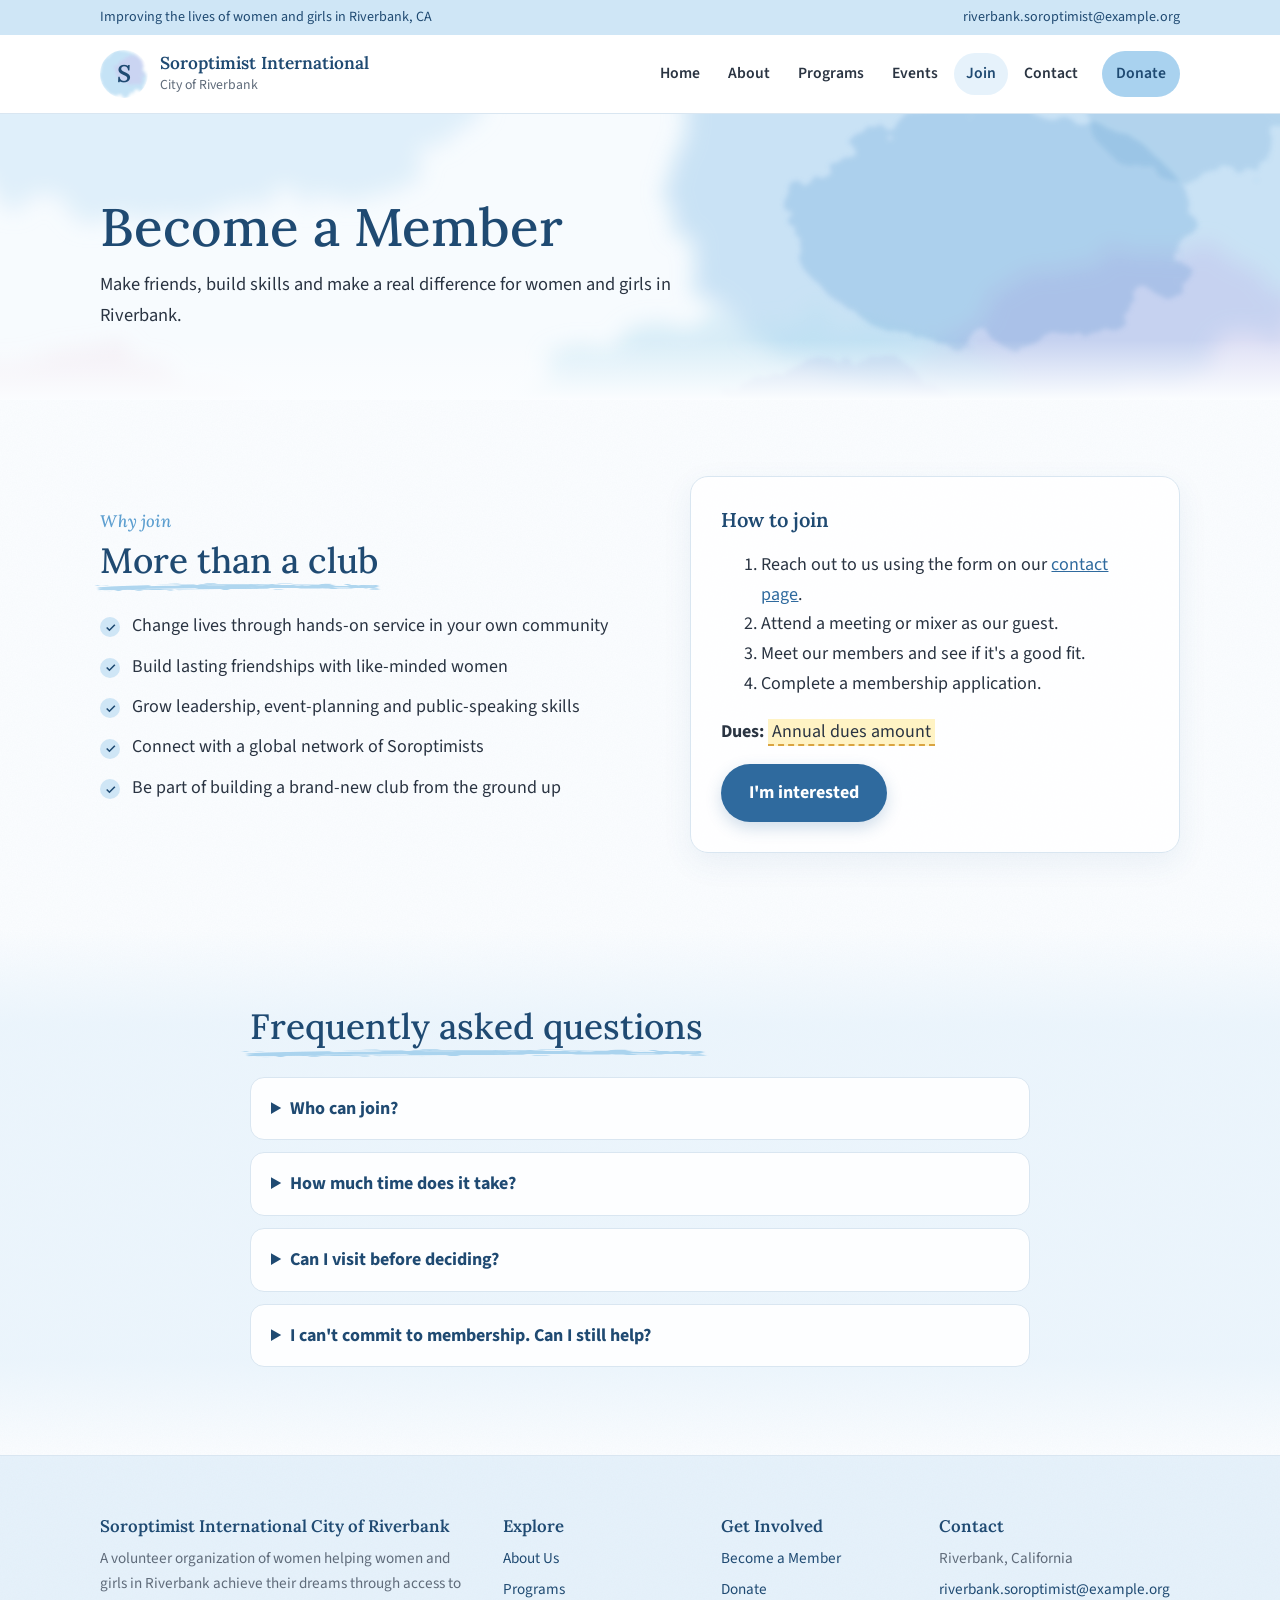
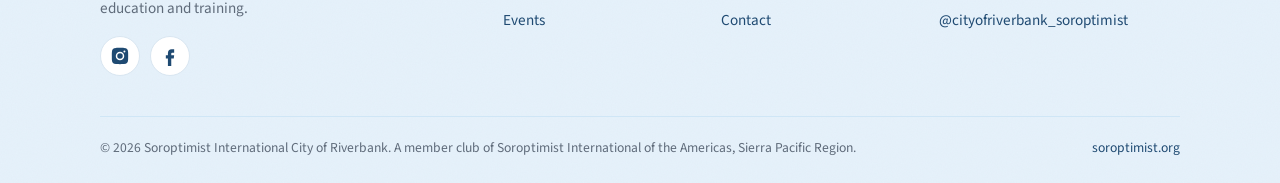
<file: join.html>
<!doctype html>
<html lang="en">
<head>
  <meta charset="utf-8">
  <meta name="viewport" content="width=device-width, initial-scale=1">
  <title>Join | Soroptimist International City of Riverbank</title>
  <meta name="description" content="Become a member of Soroptimist International City of Riverbank.">
  <link rel="icon" href="images/favicon.svg" type="image/svg+xml">
  <link rel="preconnect" href="https://fonts.googleapis.com">
  <link rel="preconnect" href="https://fonts.gstatic.com" crossorigin>
  <link href="https://fonts.googleapis.com/css2?family=Lora:ital,wght@0,500;0,600;1,500&family=Source+Sans+3:wght@400;600;700&display=swap" rel="stylesheet">
  <link rel="stylesheet" href="css/styles.css">
  <script src="js/main.js" defer></script>
</head>
<body>
  <a class="skip" href="#main">Skip to content</a>
  <div class="topbar">
    <div class="container">
      <span>Improving the lives of women and girls in Riverbank, CA</span>
      <span><a href="mailto:riverbank.soroptimist@example.org">riverbank.soroptimist@example.org</a></span>
    </div>
  </div>
  <header class="site-header">
    <div class="container">
      <a class="brand" href="index.html">
        <span class="brand-mark" aria-hidden="true">S</span>
        <span class="brand-text"><strong>Soroptimist International</strong><span>City of Riverbank</span></span>
      </a>
      <button class="nav-toggle" aria-expanded="false" aria-controls="site-nav">Menu</button>
      <nav class="nav" id="site-nav" aria-label="Main">
        <ul>
          <li><a href="index.html">Home</a></li>
          <li><a href="about.html">About</a></li>
          <li><a href="programs.html">Programs</a></li>
          <li><a href="events.html">Events</a></li>
          <li><a href="join.html">Join</a></li>
          <li><a href="contact.html">Contact</a></li>
          <li><a class="btn btn-gold" href="donate.html">Donate</a></li>
        </ul>
      </nav>
    </div>
  </header>

  <main id="main">
    <section class="page-hero">
      <div class="container">
        <h1>Become a Member</h1>
        <p>Make friends, build skills and make a real difference for women and girls in Riverbank.</p>
      </div>
    </section>

    <section class="section">
      <div class="container split">
        <div>
          <p class="eyebrow">Why join</p>
          <h2>More than a club</h2>
          <ul class="check">
            <li>Change lives through hands-on service in your own community</li>
            <li>Build lasting friendships with like-minded women</li>
            <li>Grow leadership, event-planning and public-speaking skills</li>
            <li>Connect with a global network of Soroptimists</li>
            <li>Be part of building a brand-new club from the ground up</li>
          </ul>
        </div>
        <div class="card">
          <h3>How to join</h3>
          <ol>
            <li>Reach out to us using the form on our <a href="contact.html">contact page</a>.</li>
            <li>Attend a meeting or mixer as our guest.</li>
            <li>Meet our members and see if it's a good fit.</li>
            <li>Complete a membership application.</li>
          </ol>
          <p><strong>Dues:</strong> <span class="todo">Annual dues amount</span></p>
          <a class="btn btn-gold" href="contact.html?topic=Membership">I'm interested</a>
        </div>
      </div>
    </section>

    <section class="section alt">
      <div class="container" style="max-width:820px">
        <h2 class="center">Frequently asked questions</h2>
        <details><summary>Who can join?</summary><p>Soroptimist welcomes anyone who supports our mission of improving the lives of women and girls. Contact us and we'll share the details.</p></details>
        <details><summary>How much time does it take?</summary><p>Our club meets twice a month, and members help with projects and fundraisers as their schedules allow.</p></details>
        <details><summary>Can I visit before deciding?</summary><p>Absolutely. Guests are welcome at our meetings and mixers. Send us a note and we'll let you know when and where.</p></details>
        <details><summary>I can't commit to membership. Can I still help?</summary><p>Yes! You can volunteer at events, mentor at Dream It, Be It, sponsor a fundraiser or <a href="donate.html">make a donation</a>.</p></details>
      </div>
    </section>
  </main>

  <footer class="site-footer">
    <div class="container">
      <div class="footer-grid">
        <div>
          <h3>Soroptimist International City of Riverbank</h3>
          <p>A volunteer organization of women helping women and girls in Riverbank achieve their dreams through access to education and training.</p>
          <div class="social">
            <a href="https://www.instagram.com/cityofriverbank_soroptimist/" aria-label="Instagram" rel="noopener" target="_blank"><svg viewBox="0 0 24 24"><path d="M12 2.2c3.2 0 3.6 0 4.8.1 3.3.1 4.8 1.7 4.9 4.9.1 1.3.1 1.6.1 4.8s0 3.6-.1 4.8c-.1 3.2-1.7 4.8-4.9 4.9-1.3.1-1.6.1-4.8.1s-3.6 0-4.8-.1c-3.3-.1-4.8-1.7-4.9-4.9C2.2 15.6 2.2 15.2 2.2 12s0-3.6.1-4.8C2.4 3.9 3.9 2.4 7.2 2.3 8.4 2.2 8.8 2.2 12 2.2zm0 4.7a5.1 5.1 0 1 0 0 10.2 5.1 5.1 0 0 0 0-10.2zm0 8.4a3.3 3.3 0 1 1 0-6.6 3.3 3.3 0 0 1 0 6.6zm5.3-9.8a1.2 1.2 0 1 0 0 2.4 1.2 1.2 0 0 0 0-2.4z"/></svg></a>
            <a href="#" aria-label="Facebook (link coming soon)"><svg viewBox="0 0 24 24"><path d="M14 8h3V4h-3c-2.8 0-4.5 1.8-4.5 4.6V11H7v4h2.5v9h4v-9h3l.5-4h-3.5V8.9c0-.6.4-.9 1-.9z"/></svg></a>
          </div>
        </div>
        <div>
          <h3>Explore</h3>
          <ul>
            <li><a href="about.html">About Us</a></li>
            <li><a href="programs.html">Programs</a></li>
            <li><a href="events.html">Events</a></li>
          </ul>
        </div>
        <div>
          <h3>Get Involved</h3>
          <ul>
            <li><a href="join.html">Become a Member</a></li>
            <li><a href="donate.html">Donate</a></li>
            <li><a href="contact.html">Contact</a></li>
          </ul>
        </div>
        <div>
          <h3>Contact</h3>
          <ul>
            <li>Riverbank, California</li>
            <li><a href="mailto:riverbank.soroptimist@example.org">riverbank.soroptimist@example.org</a></li>
            <li><a href="https://www.instagram.com/cityofriverbank_soroptimist/" rel="noopener" target="_blank">@cityofriverbank_soroptimist</a></li>
          </ul>
        </div>
      </div>
      <div class="footer-bottom">
        <span>&copy; <span data-year>2026</span> Soroptimist International City of Riverbank. A member club of Soroptimist International of the Americas, Sierra Pacific Region.</span>
        <span><a href="https://www.soroptimist.org" rel="noopener" target="_blank">soroptimist.org</a></span>
      </div>
    </div>
  </footer>
</body>
</html>
</file>
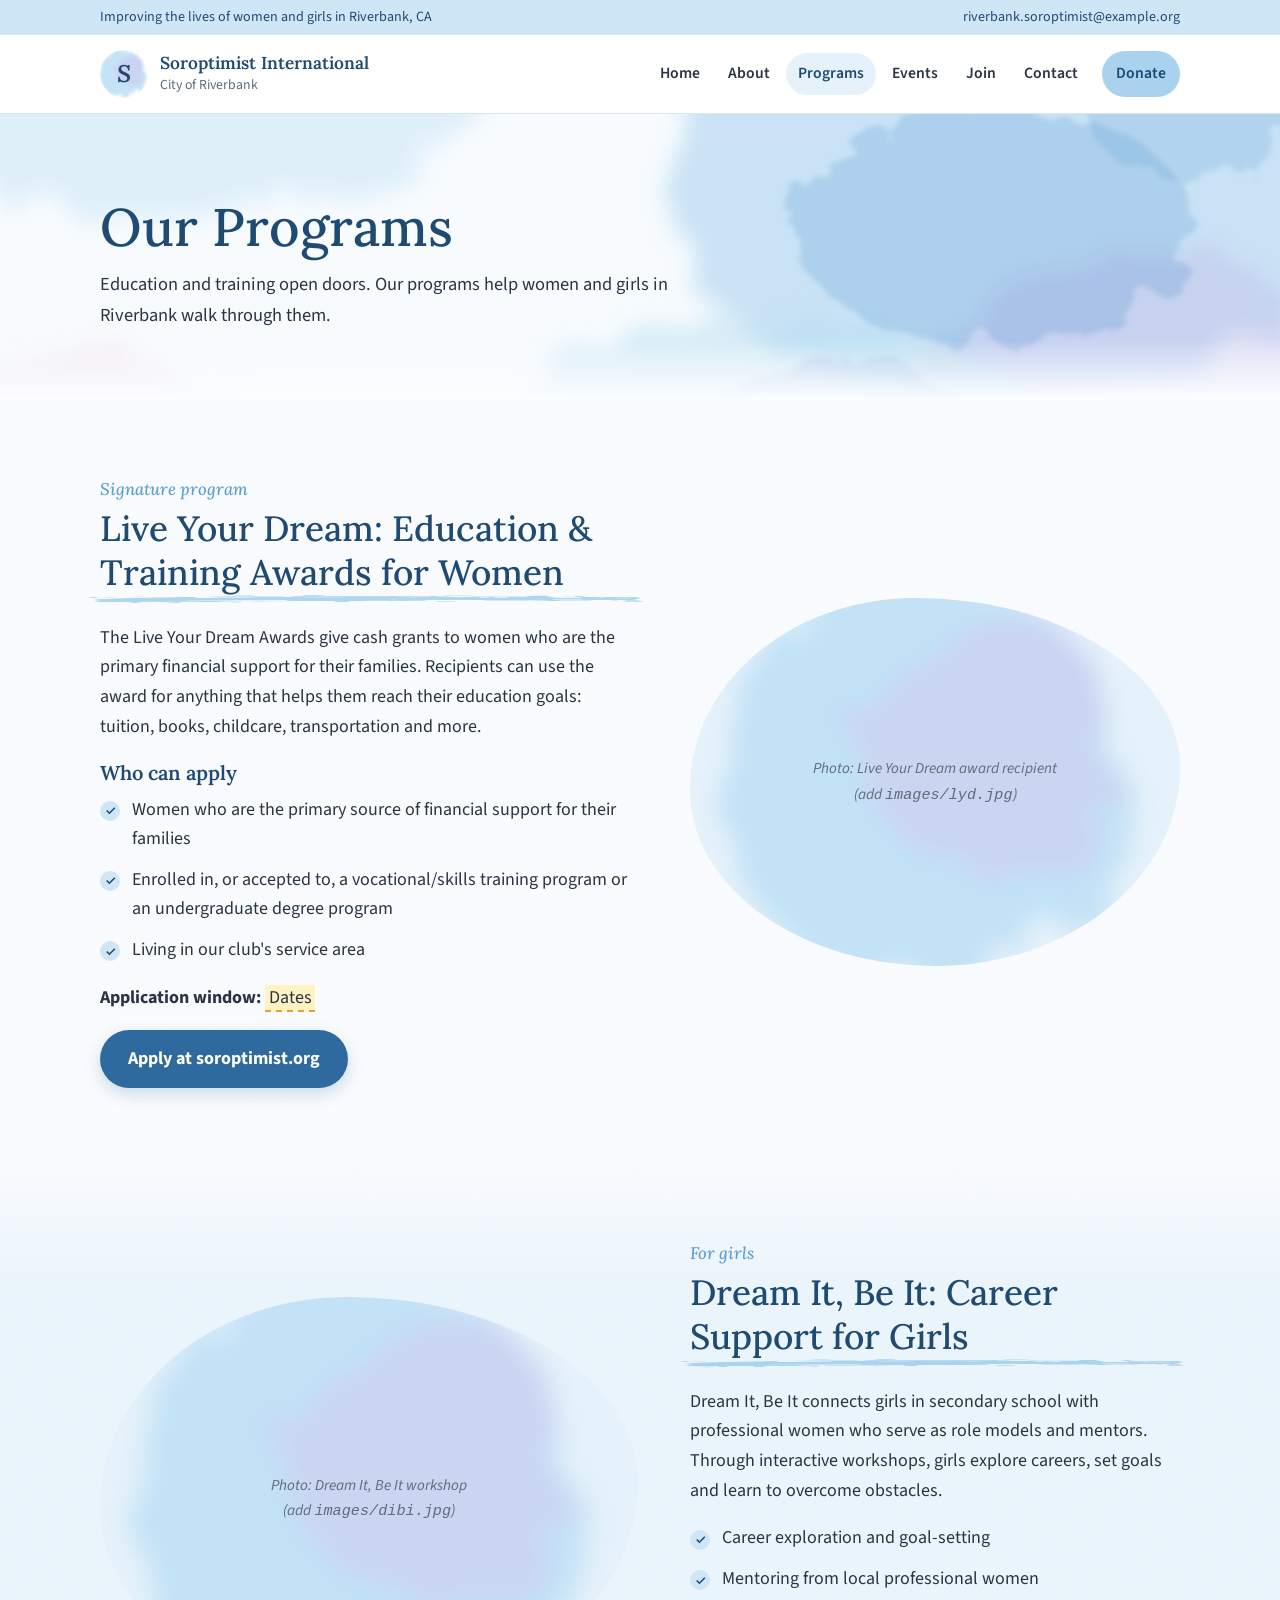
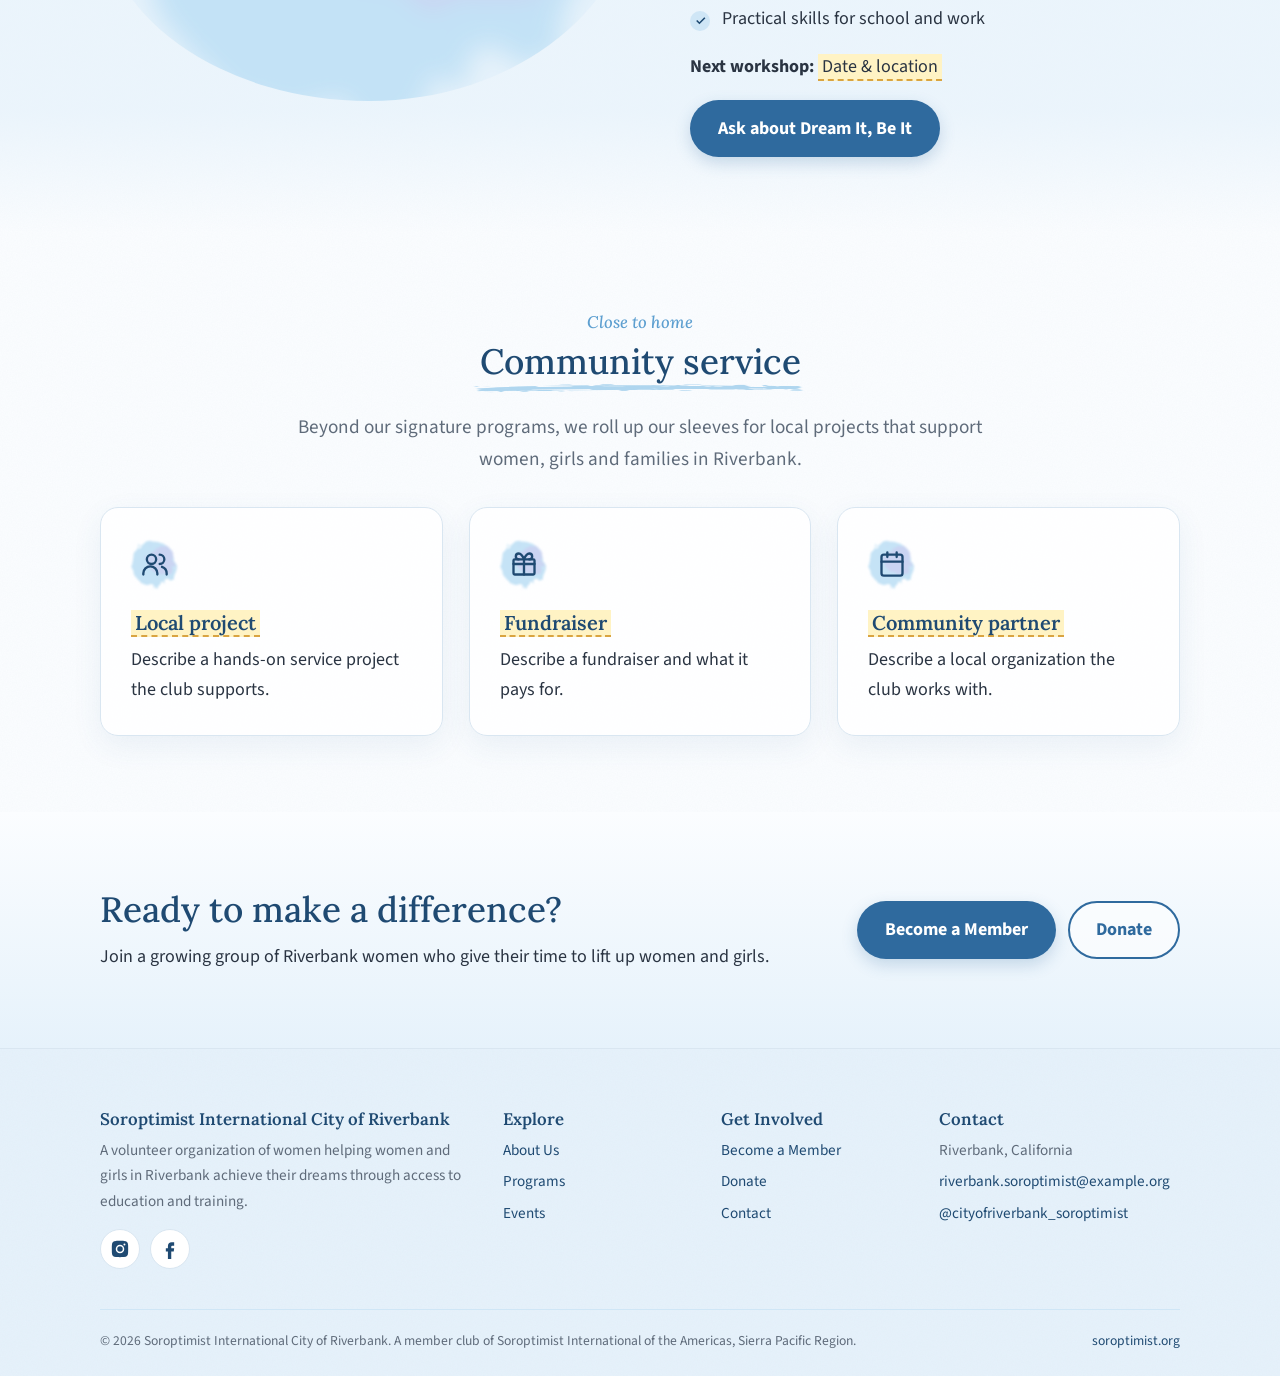
<file: programs.html>
<!doctype html>
<html lang="en">
<head>
  <meta charset="utf-8">
  <meta name="viewport" content="width=device-width, initial-scale=1">
  <title>Programs | Soroptimist International City of Riverbank</title>
  <meta name="description" content="Live Your Dream Awards, Dream It Be It, and community service from Soroptimist International City of Riverbank.">
  <link rel="icon" href="images/favicon.svg" type="image/svg+xml">
  <link rel="preconnect" href="https://fonts.googleapis.com">
  <link rel="preconnect" href="https://fonts.gstatic.com" crossorigin>
  <link href="https://fonts.googleapis.com/css2?family=Lora:ital,wght@0,500;0,600;1,500&family=Source+Sans+3:wght@400;600;700&display=swap" rel="stylesheet">
  <link rel="stylesheet" href="css/styles.css">
  <script src="js/main.js" defer></script>
</head>
<body>
  <a class="skip" href="#main">Skip to content</a>
  <div class="topbar">
    <div class="container">
      <span>Improving the lives of women and girls in Riverbank, CA</span>
      <span><a href="mailto:riverbank.soroptimist@example.org">riverbank.soroptimist@example.org</a></span>
    </div>
  </div>
  <header class="site-header">
    <div class="container">
      <a class="brand" href="index.html">
        <span class="brand-mark" aria-hidden="true">S</span>
        <span class="brand-text"><strong>Soroptimist International</strong><span>City of Riverbank</span></span>
      </a>
      <button class="nav-toggle" aria-expanded="false" aria-controls="site-nav">Menu</button>
      <nav class="nav" id="site-nav" aria-label="Main">
        <ul>
          <li><a href="index.html">Home</a></li>
          <li><a href="about.html">About</a></li>
          <li><a href="programs.html">Programs</a></li>
          <li><a href="events.html">Events</a></li>
          <li><a href="join.html">Join</a></li>
          <li><a href="contact.html">Contact</a></li>
          <li><a class="btn btn-gold" href="donate.html">Donate</a></li>
        </ul>
      </nav>
    </div>
  </header>

  <main id="main">
    <section class="page-hero">
      <div class="container">
        <h1>Our Programs</h1>
        <p>Education and training open doors. Our programs help women and girls in Riverbank walk through them.</p>
      </div>
    </section>

    <section class="section" id="lyd">
      <div class="container split">
        <div>
          <p class="eyebrow">Signature program</p>
          <h2>Live Your Dream: Education &amp; Training Awards for Women</h2>
          <p>The Live Your Dream Awards give cash grants to women who are the primary financial support for their families. Recipients can use the award for anything that helps them reach their education goals: tuition, books, childcare, transportation and more.</p>
          <h3>Who can apply</h3>
          <ul class="check">
            <li>Women who are the primary source of financial support for their families</li>
            <li>Enrolled in, or accepted to, a vocational/skills training program or an undergraduate degree program</li>
            <li>Living in our club's service area</li>
          </ul>
          <p><strong>Application window:</strong> <span class="todo">Dates</span></p>
          <a class="btn btn-blue" href="https://www.soroptimist.org/our-work/live-your-dream-awards/index.html" rel="noopener" target="_blank">Apply at soroptimist.org</a>
        </div>
        <div class="photo"><span>Photo: Live Your Dream award recipient<br>(add <code>images/lyd.jpg</code>)</span></div>
      </div>
    </section>

    <section class="section alt" id="dibi">
      <div class="container split">
        <div class="photo"><span>Photo: Dream It, Be It workshop<br>(add <code>images/dibi.jpg</code>)</span></div>
        <div>
          <p class="eyebrow">For girls</p>
          <h2>Dream It, Be It: Career Support for Girls</h2>
          <p>Dream It, Be It connects girls in secondary school with professional women who serve as role models and mentors. Through interactive workshops, girls explore careers, set goals and learn to overcome obstacles.</p>
          <ul class="check">
            <li>Career exploration and goal-setting</li>
            <li>Mentoring from local professional women</li>
            <li>Practical skills for school and work</li>
          </ul>
          <p><strong>Next workshop:</strong> <span class="todo">Date &amp; location</span></p>
          <a class="btn btn-blue" href="contact.html">Ask about Dream It, Be It</a>
        </div>
      </div>
    </section>

    <section class="section" id="community">
      <div class="container">
        <div class="center">
          <p class="eyebrow">Close to home</p>
          <h2>Community service</h2>
          <p class="lead">Beyond our signature programs, we roll up our sleeves for local projects that support women, girls and families in Riverbank.</p>
        </div>
        <div class="grid grid-3" style="margin-top:32px">
          <div class="card"><div class="icon"><svg viewBox="0 0 24 24" fill="none" stroke="currentColor" stroke-width="2" stroke-linecap="round" stroke-linejoin="round"><circle cx="9" cy="8" r="4"/><path d="M2 21v-1a6 6 0 0 1 12 0v1"/><path d="M16 4a4 4 0 0 1 0 8M22 21v-1a6 6 0 0 0-4-5.6"/></svg></div><h3><span class="todo">Local project</span></h3><p>Describe a hands-on service project the club supports.</p></div>
          <div class="card"><div class="icon"><svg viewBox="0 0 24 24" fill="none" stroke="currentColor" stroke-width="2" stroke-linecap="round" stroke-linejoin="round"><rect x="3" y="8" width="18" height="13" rx="1"/><path d="M12 8v13M3 12h18M12 8S10 3 7.5 3a2.5 2.5 0 0 0 0 5M12 8s2-5 4.5-5a2.5 2.5 0 0 1 0 5"/></svg></div><h3><span class="todo">Fundraiser</span></h3><p>Describe a fundraiser and what it pays for.</p></div>
          <div class="card"><div class="icon"><svg viewBox="0 0 24 24" fill="none" stroke="currentColor" stroke-width="2" stroke-linecap="round" stroke-linejoin="round"><rect x="3" y="4" width="18" height="18" rx="2"/><path d="M16 2v4M8 2v4M3 10h18"/></svg></div><h3><span class="todo">Community partner</span></h3><p>Describe a local organization the club works with.</p></div>
        </div>
      </div>
    </section>

    <section class="cta-band">
      <div class="container">
        <div>
          <h2>Ready to make a difference?</h2>
          <p>Join a growing group of Riverbank women who give their time to lift up women and girls.</p>
        </div>
        <div class="btn-row">
          <a class="btn btn-gold" href="join.html">Become a Member</a>
          <a class="btn btn-outline" href="donate.html">Donate</a>
        </div>
      </div>
    </section>
  </main>

  <footer class="site-footer">
    <div class="container">
      <div class="footer-grid">
        <div>
          <h3>Soroptimist International City of Riverbank</h3>
          <p>A volunteer organization of women helping women and girls in Riverbank achieve their dreams through access to education and training.</p>
          <div class="social">
            <a href="https://www.instagram.com/cityofriverbank_soroptimist/" aria-label="Instagram" rel="noopener" target="_blank"><svg viewBox="0 0 24 24"><path d="M12 2.2c3.2 0 3.6 0 4.8.1 3.3.1 4.8 1.7 4.9 4.9.1 1.3.1 1.6.1 4.8s0 3.6-.1 4.8c-.1 3.2-1.7 4.8-4.9 4.9-1.3.1-1.6.1-4.8.1s-3.6 0-4.8-.1c-3.3-.1-4.8-1.7-4.9-4.9C2.2 15.6 2.2 15.2 2.2 12s0-3.6.1-4.8C2.4 3.9 3.9 2.4 7.2 2.3 8.4 2.2 8.8 2.2 12 2.2zm0 4.7a5.1 5.1 0 1 0 0 10.2 5.1 5.1 0 0 0 0-10.2zm0 8.4a3.3 3.3 0 1 1 0-6.6 3.3 3.3 0 0 1 0 6.6zm5.3-9.8a1.2 1.2 0 1 0 0 2.4 1.2 1.2 0 0 0 0-2.4z"/></svg></a>
            <a href="#" aria-label="Facebook (link coming soon)"><svg viewBox="0 0 24 24"><path d="M14 8h3V4h-3c-2.8 0-4.5 1.8-4.5 4.6V11H7v4h2.5v9h4v-9h3l.5-4h-3.5V8.9c0-.6.4-.9 1-.9z"/></svg></a>
          </div>
        </div>
        <div>
          <h3>Explore</h3>
          <ul>
            <li><a href="about.html">About Us</a></li>
            <li><a href="programs.html">Programs</a></li>
            <li><a href="events.html">Events</a></li>
          </ul>
        </div>
        <div>
          <h3>Get Involved</h3>
          <ul>
            <li><a href="join.html">Become a Member</a></li>
            <li><a href="donate.html">Donate</a></li>
            <li><a href="contact.html">Contact</a></li>
          </ul>
        </div>
        <div>
          <h3>Contact</h3>
          <ul>
            <li>Riverbank, California</li>
            <li><a href="mailto:riverbank.soroptimist@example.org">riverbank.soroptimist@example.org</a></li>
            <li><a href="https://www.instagram.com/cityofriverbank_soroptimist/" rel="noopener" target="_blank">@cityofriverbank_soroptimist</a></li>
          </ul>
        </div>
      </div>
      <div class="footer-bottom">
        <span>&copy; <span data-year>2026</span> Soroptimist International City of Riverbank. A member club of Soroptimist International of the Americas, Sierra Pacific Region.</span>
        <span><a href="https://www.soroptimist.org" rel="noopener" target="_blank">soroptimist.org</a></span>
      </div>
    </div>
  </footer>
</body>
</html>
</file>
<file: css/styles.css>
/* Soroptimist International City of Riverbank: light blue watercolor theme */
:root {
  --sky-50: #f4f9fd;
  --sky-100: #e6f2fb;
  --sky-200: #cfe6f6;
  --sky-300: #a9d2ef;
  --sky-500: #5d9fd0;
  --blue: #2f6a9e;       /* links, buttons */
  --blue-dark: #1f4a72;  /* headings */
  --lilac: #cfc8ef;
  --blush: #f6dde6;
  --gold: #d9a441;
  --ink: #2a3442;
  --muted: #5f6b7a;
  --line: #d9e6f1;
  --radius: 18px;
  --max: 1120px;
  --shadow: 0 10px 30px rgba(47, 106, 158, 0.08);
}

* { box-sizing: border-box; }
html { scroll-behavior: smooth; }
body {
  margin: 0;
  font-family: "Source Sans 3", "Segoe UI", system-ui, -apple-system, sans-serif;
  font-size: 18px;
  line-height: 1.65;
  color: var(--ink);
  background: #fbfdff url("../images/paper.svg");
}
img { max-width: 100%; display: block; }
a { color: var(--blue); }
a:hover { color: var(--blue-dark); }
h1, h2, h3 { font-family: "Lora", Georgia, serif; font-weight: 600; line-height: 1.25; color: var(--blue-dark); margin: 0 0 .5em; }
h1 { font-size: clamp(2.1rem, 5vw, 3.3rem); font-weight: 500; }
h1 em, h2 em { color: var(--sky-500); font-style: italic; }
h2 { font-size: clamp(1.6rem, 3.5vw, 2.2rem); font-weight: 500; }
h3 { font-size: 1.25rem; }
p { margin: 0 0 1em; }

.container { max-width: var(--max); margin: 0 auto; padding: 0 20px; }
.section { padding: 76px 0; position: relative; }
.section.alt { background: linear-gradient(180deg, rgba(230,242,251,0) 0%, rgba(230,242,251,.75) 18%, rgba(230,242,251,.75) 82%, rgba(230,242,251,0) 100%); }
.section.gold { background: url("../images/wash-band.svg") center/cover no-repeat; }

/* Brush-stroke underline under section headings */
.eyebrow {
  font-family: "Lora", Georgia, serif; font-style: italic; font-weight: 500;
  font-size: 1.05rem; color: var(--sky-500); margin-bottom: .2em;
}
.section h2 { position: relative; display: inline-block; padding-bottom: 10px; isolation: isolate; }
.section h2::after {
  content: ""; position: absolute; left: -4%; right: -4%; bottom: 0; height: 14px;
  background: url("../images/brush.svg") center/100% 100% no-repeat; z-index: -1; opacity: .9;
}
.lead { font-size: 1.2rem; color: var(--muted); max-width: 720px; }
.center { text-align: center; }
.center .lead { margin-left: auto; margin-right: auto; }

/* Placeholder text the club still needs to fill in */
.todo { background: #fff3c4; border-bottom: 2px dashed var(--gold); padding: 0 .2em; }

.skip { position: absolute; left: -999px; top: 0; background: var(--blue); color: #fff; padding: 8px 14px; z-index: 100; }
.skip:focus { left: 8px; top: 8px; }

/* Top bar */
.topbar { background: var(--sky-200); color: var(--blue-dark); font-size: .88rem; }
.topbar .container { display: flex; justify-content: space-between; gap: 12px; padding-top: 6px; padding-bottom: 6px; flex-wrap: wrap; }
.topbar a { color: var(--blue-dark); text-decoration: none; }

/* Header / nav */
.site-header { position: sticky; top: 0; z-index: 50; background: rgba(255,255,255,.92); backdrop-filter: blur(6px); border-bottom: 1px solid var(--line); }
.site-header .container { display: flex; align-items: center; justify-content: space-between; min-height: 78px; gap: 16px; position: relative; }
.brand { display: flex; align-items: center; gap: 12px; text-decoration: none; color: var(--blue-dark); }
.brand-mark {
  width: 48px; height: 48px; border-radius: 50%;
  background: url("../images/wash-blob.svg") center/140% no-repeat;
  color: var(--blue-dark);
  display: grid; place-items: center;
  font-family: "Lora", Georgia, serif; font-style: italic; font-weight: 600; font-size: 1.5rem;
  flex-shrink: 0;
}
.brand-text { line-height: 1.15; }
.brand-text strong { display: block; font-family: "Lora", Georgia, serif; font-weight: 600; font-size: 1.08rem; }
.brand-text span { font-size: .86rem; color: var(--muted); }

.nav ul { list-style: none; margin: 0; padding: 0; display: flex; gap: 4px; align-items: center; }
.nav a { display: block; padding: 8px 12px; border-radius: 999px; text-decoration: none; color: var(--ink); font-weight: 600; font-size: .98rem; }
.nav a:hover, .nav a[aria-current="page"] { color: var(--blue-dark); background: var(--sky-100); }
.nav .btn { margin-left: 8px; }
.nav-toggle { display: none; background: #fff; border: 1px solid var(--line); border-radius: 999px; padding: 8px 16px; font: inherit; font-weight: 600; cursor: pointer; color: var(--ink); }

@media (max-width: 920px) {
  .nav-toggle { display: block; }
  .nav { position: absolute; top: 100%; left: 0; right: 0; background: #fff; border-bottom: 1px solid var(--line); display: none; }
  .nav.open { display: block; }
  .nav ul { flex-direction: column; align-items: stretch; padding: 8px 20px 20px; }
  .nav .btn { margin: 8px 0 0; text-align: center; }
}

/* Buttons */
.btn {
  display: inline-block; padding: 12px 26px; border-radius: 999px;
  text-decoration: none; border: 2px solid transparent;
  transition: background .2s ease, box-shadow .2s ease;
  cursor: pointer; font: inherit; font-weight: 700;
}
.btn-gold, .btn-blue { background: var(--blue); color: #fff !important; box-shadow: 0 6px 16px rgba(47,106,158,.22); }
.btn-gold:hover, .btn-blue:hover { background: var(--blue-dark); }
.nav .btn-gold { background: var(--sky-300); color: var(--blue-dark) !important; box-shadow: none; }
.nav .btn-gold:hover { background: var(--sky-500); color: #fff !important; }
.btn-outline { border-color: var(--blue); color: var(--blue) !important; background: rgba(255,255,255,.6); }
.btn-outline:hover { background: #fff; }
.btn-row { display: flex; flex-wrap: wrap; gap: 12px; }

/* Hero */
.hero {
  position: relative;
  background: url("../images/wash-hero.svg") center/cover no-repeat, var(--sky-50);
  padding: 120px 0 130px; overflow: hidden;
}
.hero::after { /* soft fade into the page */
  content: ""; position: absolute; left: 0; right: 0; bottom: 0; height: 90px;
  background: linear-gradient(180deg, rgba(251,253,255,0), #fbfdff);
}
.hero .container { position: relative; z-index: 1; }
.hero h1 { max-width: 720px; }
.hero .lead { color: var(--ink); max-width: 600px; }
.hero .btn-row { margin-top: 28px; }

.page-hero {
  position: relative;
  background: url("../images/wash-hero.svg") center 30%/cover no-repeat, var(--sky-50);
  padding: 80px 0 70px;
}
.page-hero::after { content: ""; position: absolute; left: 0; right: 0; bottom: 0; height: 60px; background: linear-gradient(180deg, rgba(251,253,255,0), #fbfdff); }
.page-hero .container { position: relative; z-index: 1; }
.page-hero h1 { margin: 0; }
.page-hero p { color: var(--ink); margin: .5em 0 0; max-width: 640px; font-size: 1.15rem; }

/* Grid + cards */
.grid { display: grid; gap: 26px; }
.grid-2 { grid-template-columns: repeat(auto-fit, minmax(300px, 1fr)); }
.grid-3 { grid-template-columns: repeat(auto-fit, minmax(260px, 1fr)); }
.grid-4 { grid-template-columns: repeat(auto-fit, minmax(220px, 1fr)); }
@media (max-width: 360px) { .grid-2, .grid-3 { grid-template-columns: 1fr; } }
.card { background: rgba(255,255,255,.88); border: 1px solid var(--line); border-radius: var(--radius); padding: 30px; box-shadow: var(--shadow); }
.card .icon {
  width: 64px; height: 64px; margin: -6px 0 14px -8px;
  background: url("../images/wash-blob.svg") center/contain no-repeat;
  color: var(--blue-dark); display: grid; place-items: center;
}
.card .icon svg { width: 28px; height: 28px; }
.card p:last-child { margin-bottom: 0; }
.card-link { font-weight: 700; text-decoration: none; }
.card-link::after { content: " →"; }

/* Split section */
.split { display: grid; grid-template-columns: 1.1fr 1fr; gap: 52px; align-items: center; }
@media (max-width: 820px) { .split { grid-template-columns: 1fr; } }
.photo {
  aspect-ratio: 4 / 3; border-radius: 46% 54% 50% 50% / 52% 46% 54% 48%;
  background: url("../images/wash-blob.svg") center/120% no-repeat, var(--sky-100);
  display: flex; align-items: center; justify-content: center;
  color: var(--muted); text-align: center; padding: 30px; font-size: .95rem; font-style: italic;
}
.photo img { width: 100%; height: 100%; object-fit: cover; border-radius: inherit; }

/* Stats */
.stats { display: grid; grid-template-columns: repeat(auto-fit, minmax(180px, 1fr)); gap: 20px; text-align: center; }
.stat strong { display: block; font-family: "Lora", Georgia, serif; font-weight: 500; font-size: 2.5rem; color: var(--blue); }
.stat span { color: var(--muted); font-weight: 600; }

/* Events */
.event { display: grid; grid-template-columns: 88px 1fr; gap: 20px; align-items: start; }
.event-date { background: var(--sky-100); color: var(--blue-dark); border-radius: 14px; text-align: center; padding: 12px 6px; line-height: 1.1; }
.event-date .m { display: block; text-transform: uppercase; font-size: .8rem; letter-spacing: .1em; color: var(--sky-500); font-weight: 700; }
.event-date .d { display: block; font-size: 1.8rem; font-weight: 600; font-family: "Lora", Georgia, serif; }
.event h3 { margin-bottom: .25em; }
.event .meta { color: var(--muted); font-size: .95rem; margin-bottom: .5em; }
@media (max-width: 480px) { .event { grid-template-columns: 1fr; } .event-date { width: 88px; } }

/* CTA band */
.cta-band { background: linear-gradient(180deg, #fbfdff 0%, var(--sky-100) 100%); padding: 76px 0; }
.cta-band h2 { margin-bottom: .3em; }
.cta-band p { color: var(--ink); margin: 0; }
.cta-band .container { display: flex; justify-content: space-between; align-items: center; gap: 32px; flex-wrap: wrap; }

/* Lists */
.check { list-style: none; padding: 0; margin: 0 0 1em; }
.check li { padding-left: 32px; position: relative; margin-bottom: .6em; }
.check li::before { content: ""; position: absolute; left: 0; top: .35em; width: 20px; height: 20px; border-radius: 50%; background: var(--sky-200) url("data:image/svg+xml,%3Csvg xmlns='http://www.w3.org/2000/svg' viewBox='0 0 24 24' fill='none' stroke='%231f4a72' stroke-width='3'%3E%3Cpath d='M5 12l5 5L20 7'/%3E%3C/svg%3E") center/13px no-repeat; }

/* FAQ */
details { background: rgba(255,255,255,.9); border: 1px solid var(--line); border-radius: 14px; padding: 16px 20px; margin-bottom: 12px; }
summary { font-weight: 700; cursor: pointer; color: var(--blue-dark); }
details[open] summary { margin-bottom: 8px; }

/* Forms */
form .field { margin-bottom: 16px; }
label { display: block; font-weight: 600; margin-bottom: 6px; }
input, select, textarea { width: 100%; padding: 12px 14px; border: 1px solid var(--line); border-radius: 10px; font: inherit; background: #fff; color: var(--ink); }
input:focus, select:focus, textarea:focus { outline: 3px solid rgba(93,159,208,.35); border-color: var(--sky-500); }
textarea { min-height: 140px; resize: vertical; }
.form-note { font-size: .9rem; color: var(--muted); }

/* Donate amounts */
.amounts { display: flex; gap: 10px; flex-wrap: wrap; margin-bottom: 16px; }
.amounts button { flex: 1 1 80px; padding: 14px; border: 2px solid var(--line); background: #fff; border-radius: 12px; font: inherit; font-weight: 700; cursor: pointer; color: var(--blue-dark); }
.amounts button.active, .amounts button:hover { border-color: var(--sky-500); background: var(--sky-100); }

/* Footer */
.site-footer { background: var(--sky-100) url("../images/paper.svg"); color: var(--muted); padding: 60px 0 24px; font-size: .95rem; border-top: 1px solid var(--line); }
.site-footer h3 { color: var(--blue-dark); font-size: 1.05rem; }
.site-footer a { color: var(--blue-dark); text-decoration: none; }
.site-footer a:hover { text-decoration: underline; }
.site-footer ul { list-style: none; padding: 0; margin: 0; }
.site-footer li { margin-bottom: 6px; }
.footer-grid { display: grid; grid-template-columns: 2fr 1fr 1fr 1.3fr; gap: 32px; }
@media (max-width: 820px) { .footer-grid { grid-template-columns: 1fr 1fr; } }
@media (max-width: 520px) { .footer-grid { grid-template-columns: 1fr; } }
.footer-bottom { border-top: 1px solid var(--sky-200); margin-top: 40px; padding-top: 20px; display: flex; justify-content: space-between; flex-wrap: wrap; gap: 12px; font-size: .85rem; }
.social { display: flex; gap: 10px; margin-top: 12px; }
.social a { width: 40px; height: 40px; border-radius: 50%; background: #fff; border: 1px solid var(--line); display: grid; place-items: center; }
.social svg { width: 20px; height: 20px; fill: var(--blue-dark); }
</file>
